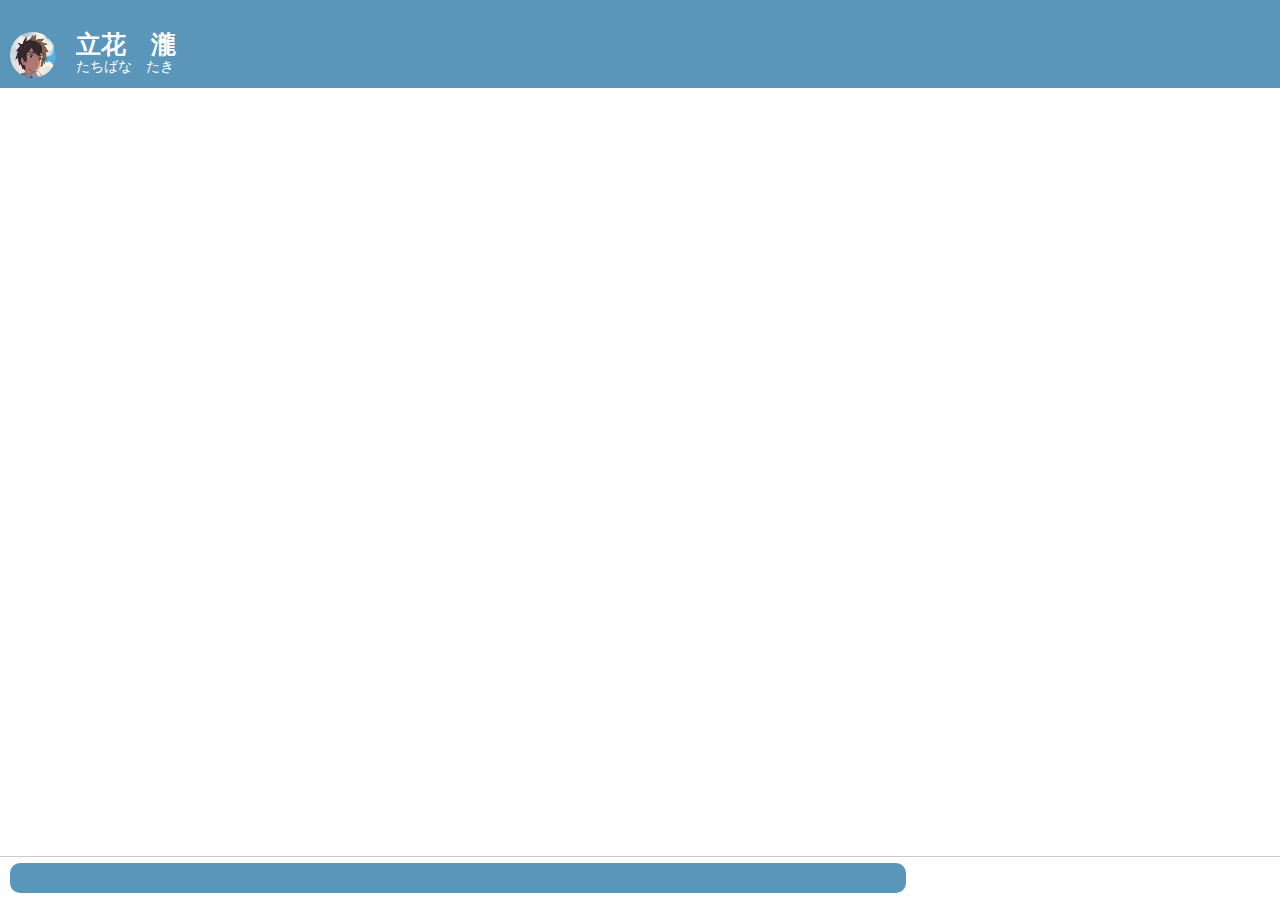
<file: index.html>
<!DOCTYPE html>
<html lang="en">
<head>
	<meta charset="UTF-8">
	<title>Home</title>
	<meta name="viewport" content="width=device-width, initial-scale=1, maximum-scale=1, user-scalable=no">
	<!-- 新 Bootstrap 核心 CSS 文件 -->
	<link rel="stylesheet" href="bootstrap/bootstrap.min.css">
	<!-- jQuery文件。务必在bootstrap.min.js 之前引入 -->
	<script src="lib/jquery.min.js"></script>
	<!-- 最新的 Bootstrap 核心 JavaScript 文件 -->
	<script src="bootstrap/bootstrap.min.js"></script>
	<link rel="stylesheet" type="text/css" href="icon/iconfont.css">
	<!-- 自定义bs -->
	<link rel="stylesheet" type="text/css" href="css/custombs.css">
	<link rel="stylesheet" type="text/css" href="css/animate.min.css">
	<style type="text/css">
		header{
			/*padding for导航栏*/
			padding-top: 22px;
			height: 88px;
			position: fixed;
			width: 100vw;
			background-color: #5A95BA;
			color: #fff;
		}
		header img{
			float: left;
			height: 100%;
			padding: 10px 10px; 
		}
		header .name{
			float: left;
			padding: 10px 10px; 
		}
		header .name span{
			display: block;
		}
		header .name .nickname{
			font-weight: bold;
			font-size: 25px;
			line-height: 25px;
		}
		#main{
			min-height: 100vh;
			box-sizing: border-box;
			padding-top:89px; 
			padding-bottom: 44px;
		}
		#main .item{
			border-bottom: 1px #ccc solid;
			padding: 10px 30px 10px 0;
			margin-left: 30px;
			line-height: 50px;
			font-size: 18px; 
			color: rgb(92,115,136);
		}
		.item > .iconfont{
			font-size: 18px;
			margin-right: 10px;
		}
		.item .total, .total > .iconfont{
			font-size: 10px;
		}
		footer{
			position: fixed;
			width: 100vw;
			height: 44px;
			background-color: #fff;
			border-top: 1px #CACACA solid;
			bottom: 0;
		}
		footer input{
			border: none;
			border-radius: 10px;
			background-color: #5A95BA;
			color: #fff;
			width: 70%;
			vertical-align:middle;
			position: relative;
			margin-left: 10px;
			margin-top: 6px;
			line-height: 28px;
			padding-left: 28px;
		}
		footer .iconfont{
			vertical-align: middle; 
			line-height: 44px;
			font-size: 25px;
			color: #5A95BA;
		}
		footer .icon-search{
			position: absolute;
			color: #fff;
			left: 10px;
		}
		footer .icon-setting{
			position: absolute;
			right: 10px;
		}

		#search-result{
			display: none;
			background-color: rgba(0,0,0,.5);
			position: absolute;
			height: calc(100vh - 44px);
			width: 100vw;
			top: 0;left: 0;
			padding-top: 20px;
			overflow: scroll;
		}
		#search-result .item{
			height: 80px;
			background-color: #fff;
			border-radius: 6px;
			margin-bottom: 10px;
			color: #5A95BA;
		}
		.date-and-week{
			padding-top: 10px;
			height: 60px;
			width: 60px;
			text-align: center;
		}
		.date-and-week .date{
			font-size: 40px;
			line-height: 40px;
			margin-bottom: 0;
		}
		.content{
			padding-top: 14px;
		}
		.content p{
			margin-bottom: 0;
		}
		.content .create_time{
			font-size: 10px;
		}
		.content .description{
			font-size: 10px;
		}
		.state{
			padding-right: 10px;
			padding-top: 14px;
		}
		.state i{
			margin: 0 2px;
		}
		.state p{
			text-align: right;
			font-size: 20px;
		}
		#setting-div{
			height: 60px;
			width: 100vw;
			background-color: #5A95BA;
			position: fixed;
			bottom: 0;
			display: none;
			color: #fff;
			line-height: 60px;
		}
		#setting-div .iconfont{
			text-align: center;
			font-size: 30px;
			width: 32%;
			display: inline-block;
		}
		#setting-mask{
			position: absolute;
			top: 0;
			left: 0;
			height: 100%;
			width: 100vw;
			background-color: rgba(0,0,0,.5);
			display: none;
		}
		/*table居中法*/
		.table {
			 display: table;
			 height:100%;
			 pointer-events:none;/* This makes sure that we can still click outside of the modal to close it */
		}
		.table-cell {
			display: table-cell;
			vertical-align: middle;
			pointer-events:none;
		}
		.modal-content{
			pointer-events: all;
		}
		input[type="radio"]{
		  display: none;
		}
		.checkbox label{
			opacity: .5;
		}
		.checkbox label.checked{
			opacity: 1;
		}
		strong{
			display: inline-block;
			margin-bottom: 5px;
		}
	</style> 
</head>
<body>

<div class="pop-up" id="newfolder">
	<div class="pop-up-box clearfix">
		<div class="checkbox">
			<strong>folder type</strong>
			<label name="diary" class="checked" for="diary"><i class="iconfont icon-book"></i>diary<input type="radio" id="diary" checked="checked" value="diary"></label>
			<label name="list" for="list"><i class="iconfont icon-alert"></i>list<input type="radio" id="list" value="list"></label>
			<label name="address" for="address"><i class="iconfont icon-phone"></i>address book<input type="radio" id="address" value="address"></label>
		</div>
		<div class="form-group">
			<strong>folder name</strong>
			<input type="text" name="folder_name" class="form-control">
		</div>
		<button type="submit" class="btn btn-default pull-right" id="submitNewFolder">Submit</button>
	</div>
</div>

	<div id="setting-mask"></div>
	<div class="app">
		<header>
			<img src="img/avatar.png" alt="avatar" class="img-circle">
			<div class="name">
				<span class="nickname">立花　瀧</span>
				<span class="realname">たちばな　たき</span>
			</div>
		</header>
		<div id="main"></div>
		<div id="search-result" class="container">
			
		</div>
		<footer>
			<input type="text" name="search" id="search" />
			<i class="iconfont icon-search"></i>
			<i class="iconfont icon-setting" id="setting"></i>
		</footer>
	</div>
	<div id="setting-div">
		<i class="iconfont icon-tianjia" id="new" data-toggle="modal" data-poptarget="newfolder"></i>
		<i class="iconfont icon-zhuti" id="theme" onclick="changeTheme()"></i>
		<i class="iconfont icon-about" id="about" onClick="location='about.html'"></i>
	</div>
	<script src="js/common.js"></script>
	<script src="lib/velocity.min.js"></script>
	<script type="text/javascript" src="js/indexeddb.js"></script>
	<script type="text/javascript">
		var data = [
			{type:"phone",count:0 ,icon:"phone",name:"緊急時以外かけちゃダメ"},
			{type:"diary",count:0 ,icon:"book",name:"Diary"},
			{type:"diary",count:0 ,icon:"book",name:"みつはのにっき"},
			{type:"list" ,count:0,icon:"alert",name:"ゼッタイ禁止"},
			{type:"list" ,count:0,icon:"alert",name:"行きたいおみせメモ"}
		];
		if(localStorage.theme === 'mitsuha'){
			$('head').append('<link rel="stylesheet" type="text/css" href="css/mitsuha.home.css"><link rel="stylesheet" type="text/css" href="css/mitsuha.bs.css">');
		}
		$('#new').popUpPop('newfolder');
		getDataAll("menu", process);
		function process(rowdata){
	    	var data = rowdata.data;
	    	var monthDivision;
	    	console.log(data);
	    	for(var i = 0;i<data.length;i++){
	    		console.log(data[i].type + ' ' + data[i].folder_id);
	    		var item = '<div class="item" id="'+ data[i].type+'_'+data[i].folder_id +'"><i class="iconfont icon-'+ data[i].icon +'"></i><span>'+ data[i].name +'</span><span class="total pull-right">'+ data[i].count +'<i class="iconfont icon-xiayige"></i></span></div>';
	    		$("#main").append(item);		    		
	    	}
	    }
	    $('#main').on('click','.item',function(){
	    	var type = $(this).attr('id');
	    	var folder_name = $(this).children('span').first().html();
	    	type = type.split("_");
	    	if (type[0]==='diary') {
	    		location = 'entries.html';
	    	}else if(type[0]==='list'){
	    		location = 'list.html';
	    	}else{
	    		location = 'address.html';
	    	}
	    	localStorage.setItem('folder', type[1]);
	    	localStorage.setItem('folder_name', folder_name);
	    });
	    $('#search').on('input',function(e){ 
	    	var input_content = $(this).val();
		    if(input_content){
		    	$('#search-result').fadeIn();
		    	var items = '';
				searchString($(this).val(),function(data){
					for(var i = 0;i<data.length;i++){
			    		var item = '<div id="'+data[i].id+'" data-toggle="modal" data-target="#myModal" class="item"><div class="date-and-week pull-left"><p class="date">'+data[i].date+'</p><p class="week">'+data[i].day+'</p></div><div class="content pull-left"><p class="create_time">'+data[i].time+'</p><p class="title">'+data[i].title+'</p><p class="description">'+data[i].description+'</p></div><div class="state pull-right"><i class="iconfont icon-qing"></i><i class="iconfont icon-smile-copy"></i><i class="iconfont icon-biaoqian"></i></div></div>';
			    		items+=item;
			    	}
			    	$("#search-result").html(items);
				});
		    }else{
		    	$('#search-result').fadeOut();
		    }
		});  
		$('#setting').click(function(){
			$('#setting-mask').fadeIn();
			$('#setting-div').fadeIn();
		});
		$('#setting-mask').on('touchstart',function(e){
		    e.preventDefault();//禁止滚动
		});
		$('#setting-mask').on('touchend',function(e){
		    $('#setting-mask').fadeOut();
			$('#setting-div').fadeOut();
		});

		function changeTheme() {
			if (localStorage.theme === 'mitsuha') {
				localStorage.setItem('theme','taki');
			}else{
				localStorage.setItem('theme','mitsuha');
			}
			location.reload();
		}

		$(function() {
		  $('label').click(function(){
		    var radioId = $(this).attr('name');
		    $('label').removeAttr('class') && $(this).attr('class', 'checked');
		    $('input[type="radio"]').removeAttr('checked') && $('#' + radioId).attr('checked', 'checked');
		  });
		});

		$('#submitNewFolder').click(function() {
			var type = $('input[type="radio"]:checked').attr('value');
			var name = $('input[name="folder_name"]').val();
			var icon;
			if (type==='diary') {
				icon = 'book';
			}else if (type==='list'){
				icon = 'alert';
			}else{
				icon = 'phone';
			}
			if(name){
				var newdata = {type:type, count:0 ,icon:icon, name:name};
				console.log(newdata);
				addData('menu', newdata, function(){
					alert('添加成功');
					location.reload();
				});
			}else{
				alert('请输入文件夹名');
			}
		});
	</script>
</body>
</html>
</file>
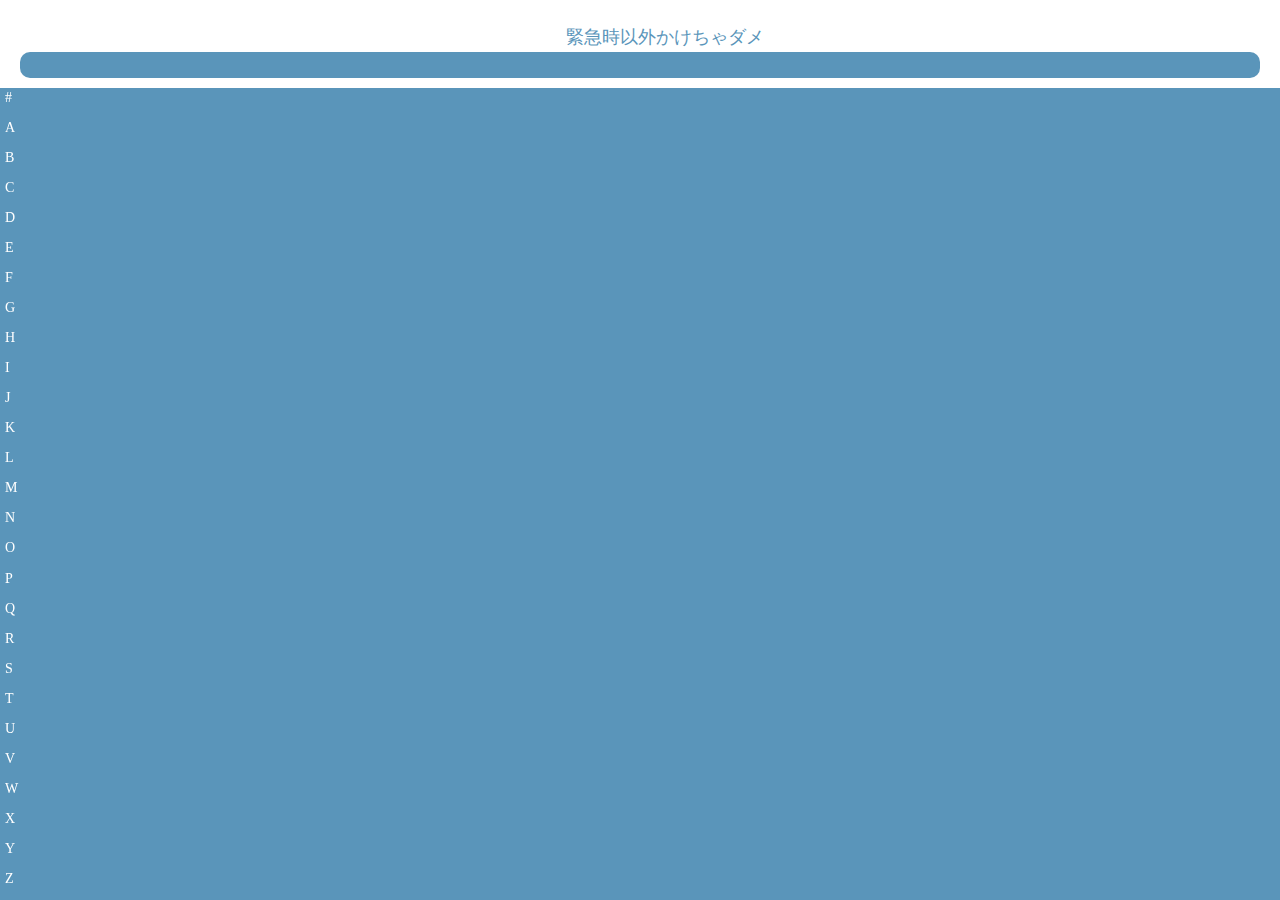
<file: address.html>
<!DOCTYPE html>
<html lang="en">
<head>
	<meta charset="UTF-8">
	<title>address book</title>
	<meta name="viewport" content="width=device-width, initial-scale=1, maximum-scale=1, user-scalable=no">
	<link rel="stylesheet" href="bootstrap/bootstrap.min.css">
	<link rel="stylesheet" type="text/css" href="icon/iconfont.css">
	<link rel="stylesheet" type="text/css" href="css/custombs.css">
	<link rel="stylesheet" type="text/css" href="css/animate.min.css">
	<style>
		header{
			padding-top: 22px;
			height: 88px;
			position: fixed;
			top: 0;
			left: 0;
			width: 100vw;
			color: #5A95BA;
			background-color: #fff;
		}
		header .address-book-name{
			text-align: center;
			line-height: 30px;
			font-size: 18px;
			/*平衡+号的造成的偏移*/
			padding-left: 50px;
		}
		header .search-div{
			position: absolute;
			left: 50%;
			transform: translateX(-50%);
			width: 100%;
			padding: 0 20px;
		}
		.icon-search{
			vertical-align: middle; 
			color: #fff;
			position: absolute;
			left: 25px;
			line-height: 26px;
			z-index: 10;
		}
		#search{
			border: none;
			border-radius: 10px;
			background-color: #5A95BA;
			color: #fff;
			width: 100%;
			vertical-align:middle;
			position: relative;
			line-height: 24px;
			padding-left: 28px;
			margin: 0 auto;
		}
		#add{
			float: right;
			vertical-align: middle; 
			font-size: 20px;
			margin-right: 10px; 
		}
		#main{
			padding-top: 88px;
			overflow: hidden;
			background-color: #5A95BA;
			min-height: 100vh;
		}
		#index{
			position: fixed;
			width: 22px;
			padding-left: 5px;
			height: calc(100vh - 88px);
		}
		#index .alphabet{
			height: 3.7%;
			color: #fff;
		}
		.address-list{
			width: 100vw;
			padding: 10px 30px 10px 52px;
		}
		.address-list .item{
			width: 100%;
			padding: 5px 15px;
			margin: 8px 0;
			background-color: #fff;
			border-radius: 6px;
		}
		.address-list .alphabet-item{
			text-align: center;
			color: #fff;
		}
		.address-list .item .namae{
			font-size: 2em;
		}
		.app{
			display: none;
		}
	</style>
</head>
<body>

<div class="pop-up" id="newaddress">
	<div class="pop-up-box clearfix">
		<div class="form-group">
			<label>name</label>
			<input type="text" name="name" class="form-control">
		</div>
		<div class="form-group">
			<label>index</label>
			<input type="text" name="index" class="form-control" disabled>
		</div>
		<div class="form-group">
			<label>number</label>
			<input type="text" name="number" class="form-control">
		</div>
		<button type="submit" class="btn btn-default pull-right" id="submitNewAddress">Submit</button>
	</div>
</div>

<div class="pop-up" id="addressdetail">
	<div class="pop-up-box clearfix">
		<div class="content">
			<p class="name"></p>
			<p class="number"></p>
		</div>
		<div class="footer">
			<button id="call" class="btn btn-default"  onclick="">call</button>
			<button id="del" class="btn btn-default">delete</button>
		</div>
	</div>
</div>

	<div class="app">
		<header>
			<div class="address-book-name"><span id="title">緊急時以外かけちゃダメ</span><i class="iconfont icon-tianjia" id="add" data-poptarget="newaddress"></i></div>
			
			<div class="search-div">
				<i class="iconfont icon-search"></i>
				<input type="text" name="search" id="search" />
			</div>
		</header>
		<div id="main">
			<div id="index">
				<div class="alphabet">#</div>
				<div class="alphabet">A</div>
				<div class="alphabet">B</div>
				<div class="alphabet">C</div>
				<div class="alphabet">D</div>
				<div class="alphabet">E</div>
				<div class="alphabet">F</div>
				<div class="alphabet">G</div>
				<div class="alphabet">H</div>
				<div class="alphabet">I</div>
				<div class="alphabet">J</div>
				<div class="alphabet">K</div>
				<div class="alphabet">L</div>
				<div class="alphabet">M</div>
				<div class="alphabet">N</div>
				<div class="alphabet">O</div>
				<div class="alphabet">P</div>
				<div class="alphabet">Q</div>
				<div class="alphabet">R</div>
				<div class="alphabet">S</div>
				<div class="alphabet">T</div>
				<div class="alphabet">U</div>
				<div class="alphabet">V</div>
				<div class="alphabet">W</div>
				<div class="alphabet">X</div>
				<div class="alphabet">Y</div>
				<div class="alphabet">Z</div>
			</div>
			<div class="address-list">
			</div>
		</div>
	</div>
	<script src="lib/jquery.min.js"></script>
	<script src="js/common.js"></script>
	<script src="lib/velocity.min.js"></script>
	<script src="bootstrap/bootstrap.min.js"></script>
	<script src="js/indexeddb.js"></script>
	<script src="lib/alloy_finger.js"></script>
	<script>
		$(".app").fadeIn('slow');
		if(localStorage.theme === 'mitsuha'){
			$('head').append('<link rel="stylesheet" type="text/css" href="css/mitsuha.address.css"><link rel="stylesheet" type="text/css" href="css/mitsuha.bs.css">');
		}
		$('#title').html(localStorage.folder_name);
		$('#add').popUpPop('newaddress');
		var folder = Number(localStorage.getItem("folder"));
		getAddress(folder, process);
		function process(rowdata){
	    	var data = rowdata.data;
	    	var alphabetDivision;
	    	var all_item = '';
	    	console.log(data);
	    	for(var i = 0;i<data.length;i++){
	    		alphabetDivision = data[i].alphabetical_order;
	    		if(alphabetDivision==='#'){alphabetDivisionId = 'hash';}
	    		else{alphabetDivisionId = alphabetDivision.toLowerCase();}
	    		if(data[i-1]){
	    			if (data[i].alphabetical_order!==data[i-1].alphabetical_order) {
		    			all_item+= '<div class="alphabet-item" id="'+ alphabetDivisionId +'">'+alphabetDivision+'</div>';
		    		}
	    		}else{
		    		all_item+= '<div class="alphabet-item" id="'+ alphabetDivisionId +'">'+alphabetDivision+'</div>';
	    		}
	    		var item = '<div class="item clearfix" data-poptarget="addressdetail" data-aid="'+ data[i].address_id +'"><div class="namae">'+ data[i].name +'</div><div class="number pull-right">'+ data[i].number +'</div></div>';
	    		all_item+=item;
	    	}
	    	$(".address-list").html(all_item);
			$('.item').popUpPop('addressdetail');
	    }
	    $('.address-list').on('click','.item',function(){
	    	var name = this.children[0].innerHTML;
	    	var number =  this.children[1].innerHTML;
	    	$('#addressdetail').find('.name').html(name);
	    	$('#addressdetail').find('.number').html(number);
			$('#del').data('aid', $(this).data('aid'));
	    	$('#call').attr('onclick', 'location.href = \'tel:'+ number +'\'');
	    });
	    $('#search').on('input',function(e){ 
	    	var input_content = e.target.value;
		    if(input_content){
		    	var items = '';
				searchAddress(folder, e.target.value,function(data){
					for(var i = 0;i<data.length;i++){
			    		var item = '<div class="item clearfix" data-poptarget="addressdetail" data-aid="'+ data[i].address_id +'"><div class="namae">'+ data[i].name +'</div><div class="number pull-right">'+ data[i].number +'</div></div>';
			    		items+=item;
			    	}
			    	$(".address-list").html(items);
					$('.item').popUpPop();
				});
		    }else{
		    	getAddress(folder, process);
		    }
		});  
		var el = document.getElementById('index');
		var el_event = new AlloyFinger(el, {
		    touchMove: function (e) {
		    	e.preventDefault();//禁止滚动
		    	var Y = e.changedTouches[0].clientY - 88;
		    	var cell = $(this).height()/27;
		    	if (Y<cell) {scroll('hash');}
		    	else if(Y<cell*2){scroll('a');}
		    	else if(Y<cell*3){scroll('b');}
		    	else if(Y<cell*4){scroll('c');}
		    	else if(Y<cell*5){scroll('d');}
		    	else if(Y<cell*6){scroll('e');}
		    	else if(Y<cell*7){scroll('f');}
		    	else if(Y<cell*8){scroll('g');}
		    	else if(Y<cell*9){scroll('h');}
		    	else if(Y<cell*10){scroll('i');}
		    	else if(Y<cell*11){scroll('j');}
		    	else if(Y<cell*12){scroll('k');}
		    	else if(Y<cell*13){scroll('l');}
		    	else if(Y<cell*14){scroll('m');}
		    	else if(Y<cell*15){scroll('n');}
		    	else if(Y<cell*16){scroll('o');}
		    	else if(Y<cell*17){scroll('p');}
		    	else if(Y<cell*18){scroll('q');}
		    	else if(Y<cell*19){scroll('r');}
		    	else if(Y<cell*20){scroll('s');}
		    	else if(Y<cell*21){scroll('t');}
		    	else if(Y<cell*22){scroll('u');}
		    	else if(Y<cell*23){scroll('v');}
		    	else if(Y<cell*24){scroll('w');}
		    	else if(Y<cell*25){scroll('x');}
		    	else if(Y<cell*26){scroll('y');}
		    	else if(Y<cell*27){scroll('z');}
		    }
		});
		function scroll(x){
			if(document.getElementById(x)){
				$("html,body").animate({scrollTop:$("#"+x).offset().top-88},10);
			}else{return;}
		}
		var initial_alphabet;
		var reg = /[A-Za-z]/;
		$('input[name="name"]').on('input',function(e){
			if(e.target.value){
				// console.log(e.target.value);
				if(!initial_alphabet){//initial_alphabet没有内容时，为其赋值
					var SBCvalue = toSBC(e.target.value);//转半角
					console.log(SBCvalue);
					if(reg.test(SBCvalue)){//如果是字母
						initial_alphabet = SBCvalue;
						$('input[name="index"]').val(initial_alphabet.toUpperCase());
					}else{//不是字母，把index设定为#
						initial_alphabet = '#';
						$('input[name="index"]').val('#');
					}
				}
			}else{//如果没有内容，initial_alphabet为空，并重新检测第一个输入的值
				initial_alphabet = '';
				$('input[name="index"]').val('');
			}
		});
		function toSBC(str){//全角转半角
		    var result = "";
		    var len = str.length;
		    for(var i=0;i<len;i++)
		    {
		        var cCode = str.charCodeAt(i);
		        //全角与半角相差（除空格外）：65248（十进制）
		        cCode = (cCode>=0xFF01 && cCode<=0xFF5E)?(cCode - 65248) : cCode;
		        //处理空格
		        cCode = (cCode==0x03000)?0x0020:cCode;
		        result += String.fromCharCode(cCode);
		    }
		    return result;
		}
		$('#submitNewAddress').click(function() {
			var index = $('input[name="index"]').val() || '#';
			var name = $('input[name="name"]').val();
			var number = $('input[name="number"]').val();
			if(index && name && number){
				var timestamp = new Date().getTime();
				var newdata = {address_id:'aid'+timestamp,name:name,number:Number(number),alphabetical_order:index,folder:Number(folder)};
				addData('address', newdata, function(){
					alert('添加成功');
				});
				plus(folder);
				setTimeout("location.reload()",500);
			}
		});
		$('#del').click(function(event) {
			var id = $(this).data('aid');
        	deleteData('address', id, function(){
        		alert('deleted');
        		setTimeout("location.reload()",500);
        	});
        	minus(folder);
		});
	</script>
</body>
</html>
</file>
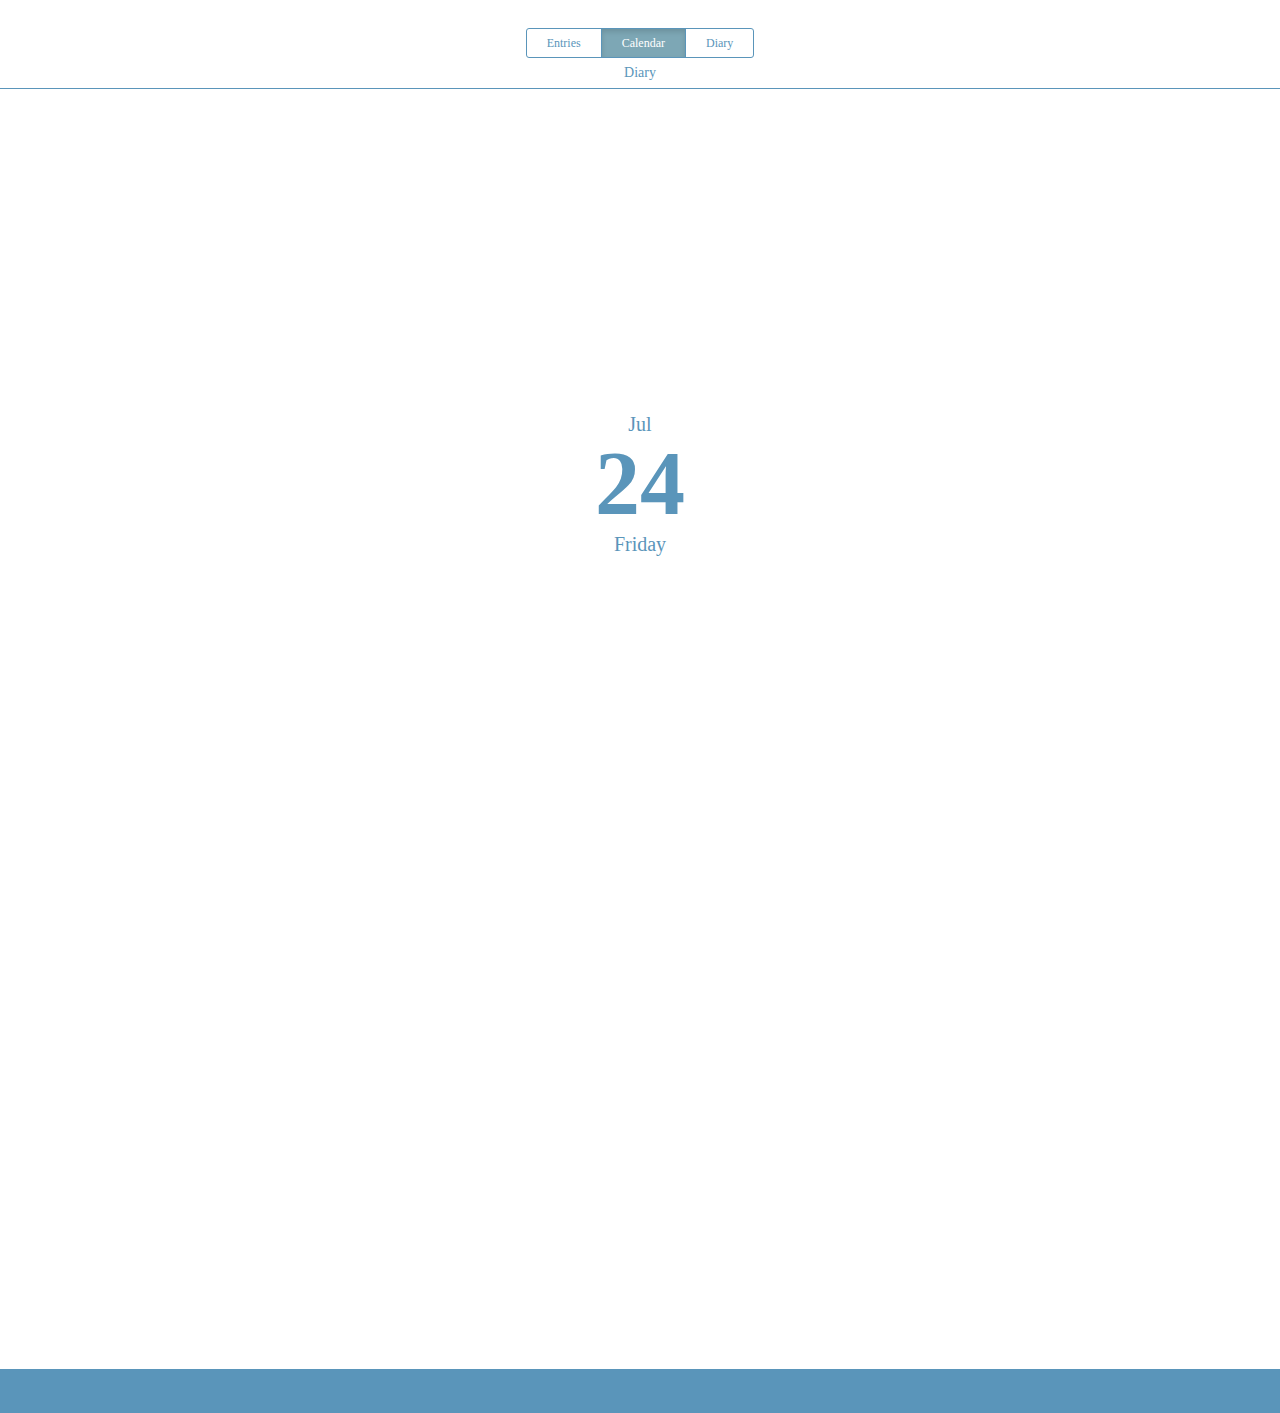
<file: Calendar.html>
<!DOCTYPE html>
<html lang="en">
<head>
	<meta charset="UTF-8">
	<title>Calendar</title>
	<meta name="viewport" content="width=device-width, initial-scale=1, maximum-scale=1, user-scalable=no">
	<!-- 新 Bootstrap 核心 CSS 文件 -->
	<link rel="stylesheet" href="bootstrap/bootstrap.min.css">
	<!-- jQuery文件。务必在bootstrap.min.js 之前引入 -->
	<script src="lib/jquery.min.js"></script>
	<!-- 最新的 Bootstrap 核心 JavaScript 文件 -->
	<script src="bootstrap/bootstrap.min.js"></script>
	<!-- 自定义bs -->
	<link rel="stylesheet" type="text/css" href="css/custombs.css">
	<link rel="stylesheet" type="text/css" href="css/animate.min.css">
	<style type="text/css">
		*{
			font-family: "微软雅黑";
		}
		header{
			/*padding for导航栏*/
			padding-top: 28px;
			border-bottom: 1px solid #5A95BA;
			position: fixed;
			width: 100vw;
			background-color: #fff;
		}
		#logo{
			color: #5A95BA;
			margin: 5px auto;
		}
		/*以上公用 以下本文件专用*/
		#main{
			min-height: 100vh;
			box-sizing: border-box;
			padding-top:89px; 
			padding-bottom: 44px;
		}
		.app{
			background-color: #5A95BA;
			overflow: hidden;
		}
		.center {
		  width: 50%;
		  height: 50%;
		  overflow: auto;
		  margin: auto;
		  position: absolute;
		  top: 0; left: 0; bottom: 0; right: 0;
		}
		#main .show-date{
			height: 100vw;
			width: 100vw;
			background-color: #FFF;
			color: #5A95BA;
			text-align: center;
			padding: 20px 0;
			position: relative;
		}
		#main .show-date .date{
			font-size: 90px;
			line-height: 90px;
			font-weight: bold;
		}
		#main .show-date .month,#main .show-date .day{
			font-size: 20px;
			line-height: 30px;
		}
		.app{
			display: none;
		}
		/*animate.css duration*/
		.center {
		  	animation-duration: .5s;
		}
	</style>
</head>
<body>
	<div class="app">
		<header>
			<div class="text-center">
				<div class="btn-group btn-group-sm">
					<button type="button" class="btn btn-default" onClick="location='Entries.html'">Entries</button>
					<button type="button" class="btn btn-default active">Calendar</button>
					<button type="button" class="btn btn-default" onClick="location='Diary.html'">Diary</button>
				</div>
			</div>
			<p id="logo" class="center-block">Diary</p>
		</header>
		<div id="main">
			<div class="show-date" id="card">
			<div class="center">
				<div class="month"></div>
				<div class="date"></div>
				<div class="day"></div>
			</div>
				
			</div>
		</div>
	</div>
	<script type="text/javascript" src="js/common.js"></script>
	<script type="text/javascript" src="lib/alloy_finger.js"></script>
	<script type="text/javascript">
		$(".app").fadeIn('slow');
		// animate.css 拓展
		$.fn.extend({
		    animateCss: function (animationName, fn) {
		        var animationEnd = 'webkitAnimationEnd mozAnimationEnd MSAnimationEnd oanimationend animationend';
		        this.addClass('animated ' + animationName).one(animationEnd, function() {
		            $(this).removeClass('animated ' + animationName);
		            if(fn)fn();
		        });
		    }
		});
		var thisday2card = function(day){
			var d = day;
			var monthEnglish = ['Jan','Feb','Mar','Apr','May','Jun','Jul','Aug','Sep','Oct','Nov','Dec'];
			var dayEnglish = ["Sunday","Monday","Tuesday","Wednesday","Thursday","Friday","Saturday"];
			var month = d.getMonth();
			var date = d.getDate();
			var day = d.getDay();
			$('.month').html(monthEnglish[month]);
			$('.date').html(date);
			$('.day').html(dayEnglish[day]);
		}
		thisday2card(new Date());
		var card = document.getElementById("card"),
		today = new Date(),
		thisday = today;
		new AlloyFinger(card, {
            touchStart:function(evt) {
                console.log('touch start');
            },
            swipe:function(evt){
                if(evt.direction==="Left"){
                    thisday = new Date(thisday.getTime()+1000*60*60*24);
                    $('.center').animateCss('fadeOutLeft',function(){
                    	thisday2card(thisday);
                    	$('.center').animateCss('fadeInRight');
                    });
                }else if(evt.direction==="Right"){
                	thisday = new Date(thisday.getTime()-1000*60*60*24);
                	$('.center').animateCss('fadeOutRight',function(){
                    	thisday2card(thisday);
                    	$('.center').animateCss('fadeInLeft');
                    });
                }
            }
        });
	</script>
</body>
</html>
</file>
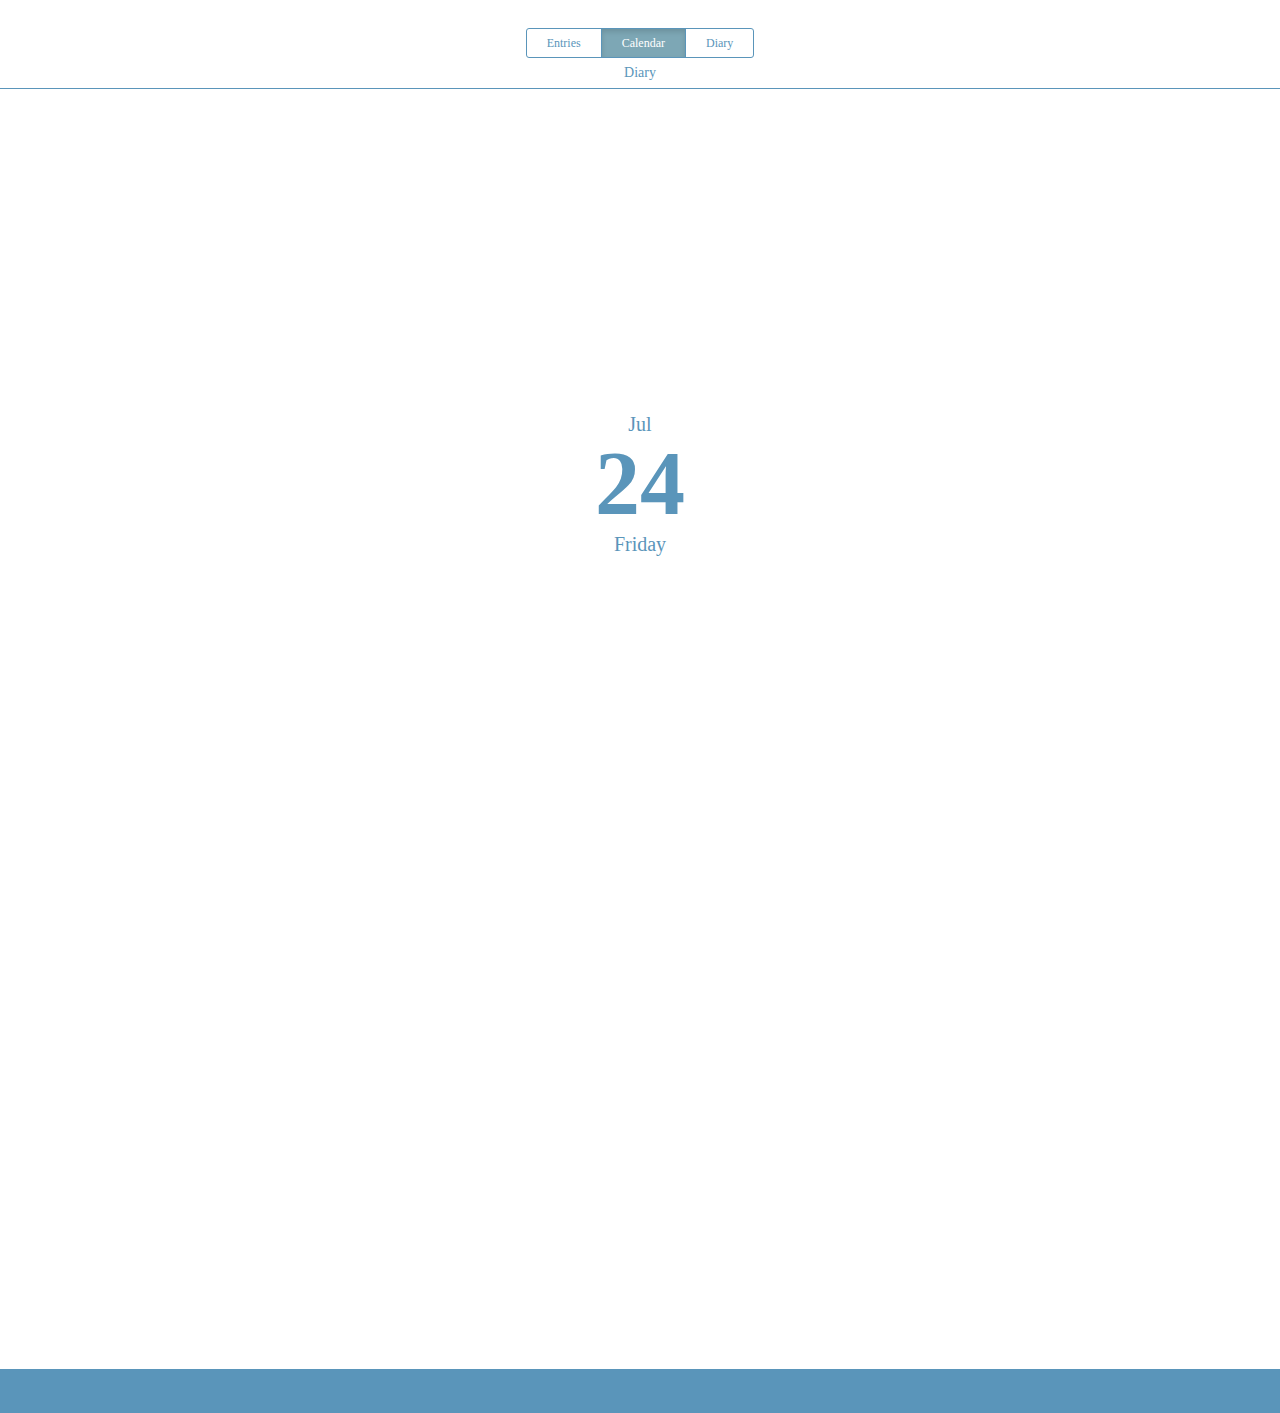
<file: calendar.html>
<!DOCTYPE html>
<html lang="en">
<head>
	<meta charset="UTF-8">
	<title>Calendar</title>
	<meta name="viewport" content="width=device-width, initial-scale=1, maximum-scale=1, user-scalable=no">
	<!-- 新 Bootstrap 核心 CSS 文件 -->
	<link rel="stylesheet" href="bootstrap/bootstrap.min.css">
	<!-- jQuery文件。务必在bootstrap.min.js 之前引入 -->
	<script src="lib/jquery.min.js"></script>
	<!-- 最新的 Bootstrap 核心 JavaScript 文件 -->
	<script src="bootstrap/bootstrap.min.js"></script>
	<!-- 自定义bs -->
	<link rel="stylesheet" type="text/css" href="css/custombs.css">
	<link rel="stylesheet" type="text/css" href="css/animate.min.css">
	<style type="text/css">
		*{
			font-family: "微软雅黑";
		}
		header{
			/*padding for导航栏*/
			padding-top: 28px;
			position: fixed;
			width: 100vw;
			background-color: #fff;
		}
		#logo{
			color: #5A95BA;
			margin: 5px auto;
		}
		/*以上公用 以下本文件专用*/
		#main{
			min-height: 100vh;
			box-sizing: border-box;
			padding-top:88px; 
			padding-bottom: 44px;
			border-top: 1px solid #5A95BA;
		}
		.app{
			background-color: #5A95BA;
			overflow: hidden;
		}
		.center {
			width: 50%;
			height: 50%;
			overflow: auto;
			margin: auto;
			position: absolute;
			top: 0; left: 0; bottom: 0; right: 0;
		}
		#main .show-date{
			height: 100vw;
			width: 100vw;
			background-color: #FFF;
			color: #5A95BA;
			text-align: center;
			padding: 20px 0;
			position: relative;
		}
		#main .show-date .date{
			font-size: 90px;
			line-height: 90px;
			font-weight: bold;
		}
		#main .show-date .month,#main .show-date .day{
			font-size: 20px;
			line-height: 30px;
		}
		.app{
			display: none;
		}
		/*animate.css duration*/
		.center {
		  	animation-duration: .5s;
		}
	</style>
</head>
<body>
	<div class="app">
		<header>
			<div class="text-center">
				<div class="btn-group btn-group-sm">
					<button type="button" class="btn btn-default" onClick="location.replace('entries.html')">Entries</button>
					<button type="button" class="btn btn-default active">Calendar</button>
					<button type="button" class="btn btn-default" onClick="location.replace('diary.html')">Diary</button>
				</div>
			</div>
			<p id="logo" class="center-block">Diary</p>
		</header>
		<div id="main">
			<div class="show-date" id="card">
			<div class="center">
				<div class="month"></div>
				<div class="date"></div>
				<div class="day"></div>
			</div>
				
			</div>
		</div>
	</div>
	<script type="text/javascript" src="js/common.js"></script>
	<script type="text/javascript" src="lib/alloy_finger.js"></script>
	<script type="text/javascript">
		$(".app").fadeIn('slow');
		if(localStorage.theme === 'mitsuha'){
			$('head').append('<link rel="stylesheet" type="text/css" href="css/mitsuha.calendar.css"><link rel="stylesheet" type="text/css" href="css/mitsuha.bs.css">');
		}
		// animate.css 拓展
		$.fn.extend({
		    animateCss: function (animationName, fn) {
		        var animationEnd = 'webkitAnimationEnd mozAnimationEnd MSAnimationEnd oanimationend animationend';
		        this.addClass('animated ' + animationName).one(animationEnd, function() {
		            $(this).removeClass('animated ' + animationName);
		            if(fn)fn();
		        });
		    }
		});
		var thisday2card = function(day){
			var d = day;
			var monthEnglish = ['Jan','Feb','Mar','Apr','May','Jun','Jul','Aug','Sep','Oct','Nov','Dec'];
			var dayEnglish = ["Sunday","Monday","Tuesday","Wednesday","Thursday","Friday","Saturday"];
			var month = d.getMonth();
			var date = d.getDate();
			var day = d.getDay();
			$('.month').html(monthEnglish[month]);
			$('.date').html(date);
			$('.day').html(dayEnglish[day]);
		}
		thisday2card(new Date());
		var card = document.getElementById("card"),
		today = new Date(),
		thisday = today;
		new AlloyFinger(card, {
            touchStart:function(evt) {
                console.log('touch start');
            },
            swipe:function(evt){
                if(evt.direction==="Left"){
                    thisday = new Date(thisday.getTime()+1000*60*60*24);
                    $('.center').animateCss('fadeOutLeft',function(){
                    	thisday2card(thisday);
                    	$('.center').animateCss('fadeInRight');
                    });
                }else if(evt.direction==="Right"){
                	thisday = new Date(thisday.getTime()-1000*60*60*24);
                	$('.center').animateCss('fadeOutRight',function(){
                    	thisday2card(thisday);
                    	$('.center').animateCss('fadeInLeft');
                    });
                }
            }
        });
	</script>
</body>
</html>
</file>
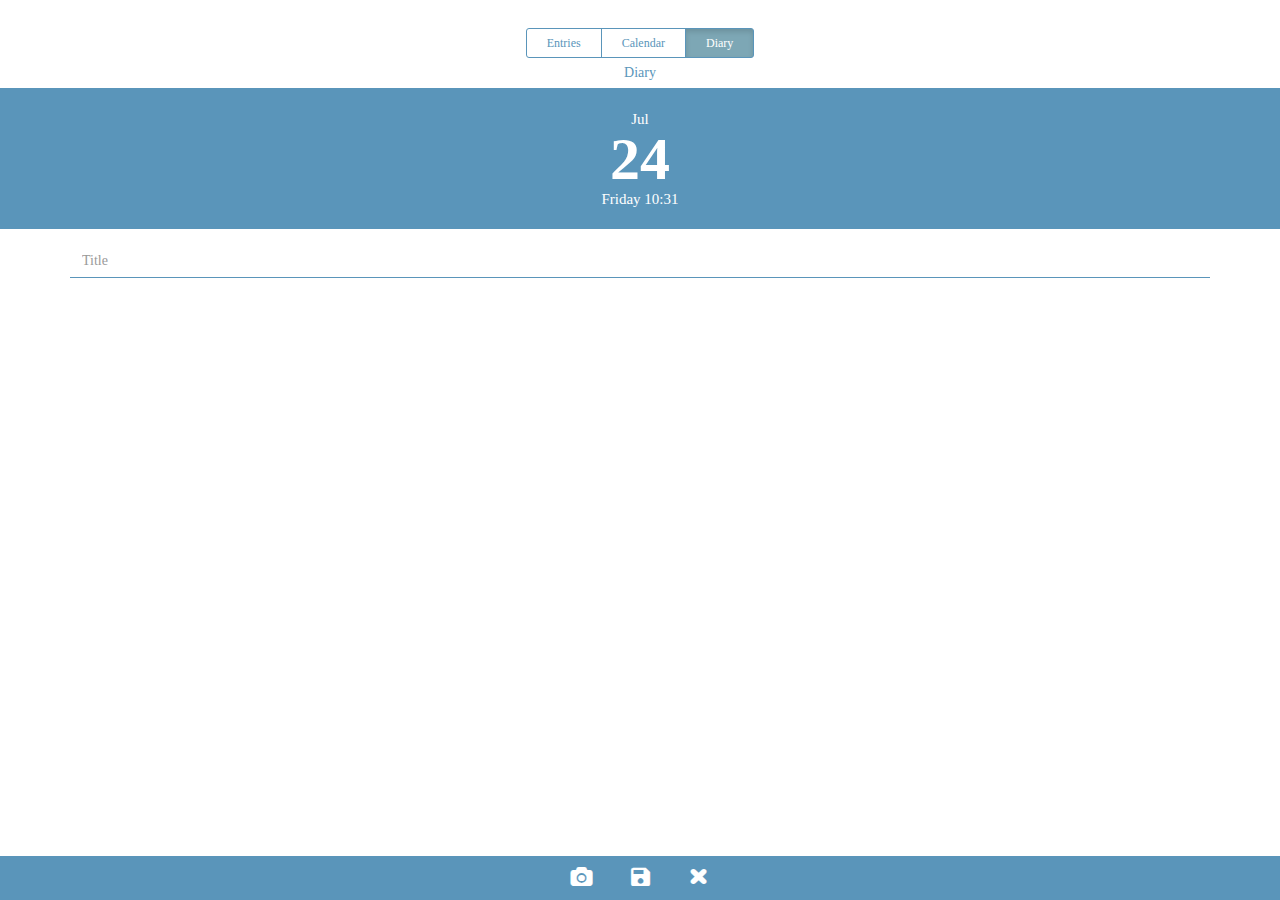
<file: Diary.html>
<!DOCTYPE html>
<html lang="en">
<head>
	<meta charset="UTF-8">
	<title>Diary</title>
	<meta name="viewport" content="width=device-width, initial-scale=1, maximum-scale=1, user-scalable=no">
	<!-- 新 Bootstrap 核心 CSS 文件 -->
	<link rel="stylesheet" href="bootstrap/bootstrap.min.css">
	<!-- jQuery文件。务必在bootstrap.min.js 之前引入 -->
	<script src="lib/jquery.min.js"></script>
	<!-- 最新的 Bootstrap 核心 JavaScript 文件 -->
	<script src="bootstrap/bootstrap.min.js"></script>
	<link rel="stylesheet" type="text/css" href="icon/iconfont.css">
	<!-- 自定义bs -->
	<link rel="stylesheet" type="text/css" href="css/custombs.css">
	<style type="text/css">
		*{
			font-family: "微软雅黑";
		}
		header{
			/*padding for导航栏*/
			padding-top: 28px;
			border-bottom: 1px solid #5A95BA;
			position: fixed;
			width: 100vw;
			background-color: #fff;
		}
		#logo{
			color: #5A95BA;
			margin: 5px auto;
		}
		/*以上公用 以下本文件专用*/
		#main{
			min-height: 100vh;
			box-sizing: border-box;
			padding-top:89px; 
			padding-bottom: 44px;
		}
		/*padding = 140 - 60 - 20 * 2*/
		#main .show-date{
			height: 140px;
			width: 100vw;
			background-color: #5A95BA;
			color: #FFF;
			text-align: center;
			padding: 20px 0;
		}
		#main .show-date .date{
			font-size: 60px;
			line-height: 60px;
			font-weight: bold;
		}
		#main .show-date .month,#main .show-date .time{
			font-size: 15px;
			line-height: 20px;
		}
		#main .input-div .diary-content,#main .input-div .diary-title{
			margin-top: 15px;
			border: none;
			outline: none;
			box-shadow: none;
			border-radius: 0;
		}
		#main .input-div .diary-title{
			border-bottom: 1px  #5A95BA solid;
		}
		/*height = 100vh - 89px - 140px - 44px */
		/*全屏高-头部-日期div-footer-title输入框*/
		#diary-content{
			height:calc(100vh - 89px - 140px - 44px - 75px);
			overflow-y: scroll;
			
		}
		footer{
			position: fixed;
			width: 100vw;
			height: 44px;
			background-color: #5A95BA;
			bottom: 0;
			text-align: center;
		}
		footer nav .iconfont{
			color: #FFF;
			line-height: 44px;
			padding: 0 15px;
			font-size: 25px;
		}
		.app{
			display: none;
		}
	</style>
</head>
<body>
	<div class="app">
		<header>
			<div class="text-center">
				<div class="btn-group btn-group-sm">
					<button type="button" class="btn btn-default" onClick="location='Entries.html'">Entries</button>
					<button type="button" class="btn btn-default" onClick="location='Calendar.html'">Calendar</button>
					<button type="button" class="btn btn-default active">Diary</button>
				</div>
			</div>
			<p id="logo" class="center-block">Diary</p>
		</header>
		<div id="main">
			<div class="show-date">
				<div class="month"></div>
				<div class="date"></div>
				<div class="time"></div>
			</div>
			<div class="input-div container">
				<input type="text" class="form-control diary-title" placeholder="Title">
				<div contenteditable="true" class="form-control diary-content" id="diary-content" placeholder="Content"></div>
			</div>
		</div>
		<footer>
			<nav>
				<i class="iconfont icon-camera"></i>
				<i class="iconfont icon-save" onclick="save()"></i>
				<i class="iconfont icon-cancel" onclick="appendPic()"></i>
			</nav>
		</footer>
	</div>
	<script type="text/javascript" src="js/common.js"></script>
	<script type="text/javascript" src="js/indexeddb.js"></script>
	<script type="text/javascript">
		$(".app").fadeIn('slow');
		var d = new Date();
		var monthEnglish = ["January","February","March","April","May","June","July","August","September","October","November","December"];
		var monthEng = ['Jan','Feb','Mar','Apr','May','Jun','Jul','Aug','Sep','Oct','Nov','Dec'];
		var dayEnglish = ["Sunday","Monday","Tuesday","Wednesday","Thursday","Friday","Saturday"];
		var dayEng = ["Sun","Mon","Tue","Wed","Thu","Fri","Sat"];
		var year = d.getFullYear();
		var month = d.getMonth();
		var date = d.getDate();
		var day = d.getDay();
		var time = d.getHours() + ':' + d.getMinutes();
		var folder = localStorage.getItem("folder")||'';
		$('.month').html(monthEng[month]);
		$('.date').html(date);
		$('.time').html(dayEnglish[day]+' '+time);

		function save(){
			var title = $(".diary-title").val()||'No Title';
			//var content = document.getElementById("diary-content").value.replace(/\r/ig, "<br/>").replace(/\n/ig, "<br/>");//用jquery的.val()不能识别回车
			var content = $("#diary-content").html();
			var getFirstSentence = content.split("<");
			var hm = $('.show-date .time .hm').html();//for hour Minute
			var timestamp = new Date().getTime();
			var create_date = getNowFormatDate();
			var data = {id:"id"+timestamp,create_date:create_date,content:content,title:title,folder:folder,date:date,day:dayEng[day],time:time,month:monthEnglish[month],monthNum:month+1,type:"diary",description: getFirstSentence[0]};
			console.log(data);
			addData("diary",data);
			plus("menu", Number(folder));
		}

		function getNowFormatDate() {
		    var date = new Date();
		    var seperator1 = "-";
		    var seperator2 = ":";
		    var month = date.getMonth() + 1;
		    var strDate = date.getDate();
		    if (month >= 1 && month <= 9) {
		        month = "0" + month;
		    }
		    if (strDate >= 0 && strDate <= 9) {
		        strDate = "0" + strDate;
		    }
		    var currentdate = date.getFullYear() + seperator1 + month + seperator1 + strDate
		            + " " + date.getHours() + seperator2 + date.getMinutes()
		            + seperator2 + date.getSeconds();
		    return currentdate;
		}

		function appendPic(){
			$("#diary-content").append('<img src="avatar.png" alt="avatar" class="img-circle" style="width:100%">');
		}
	</script>
</body>
</html>
</file>
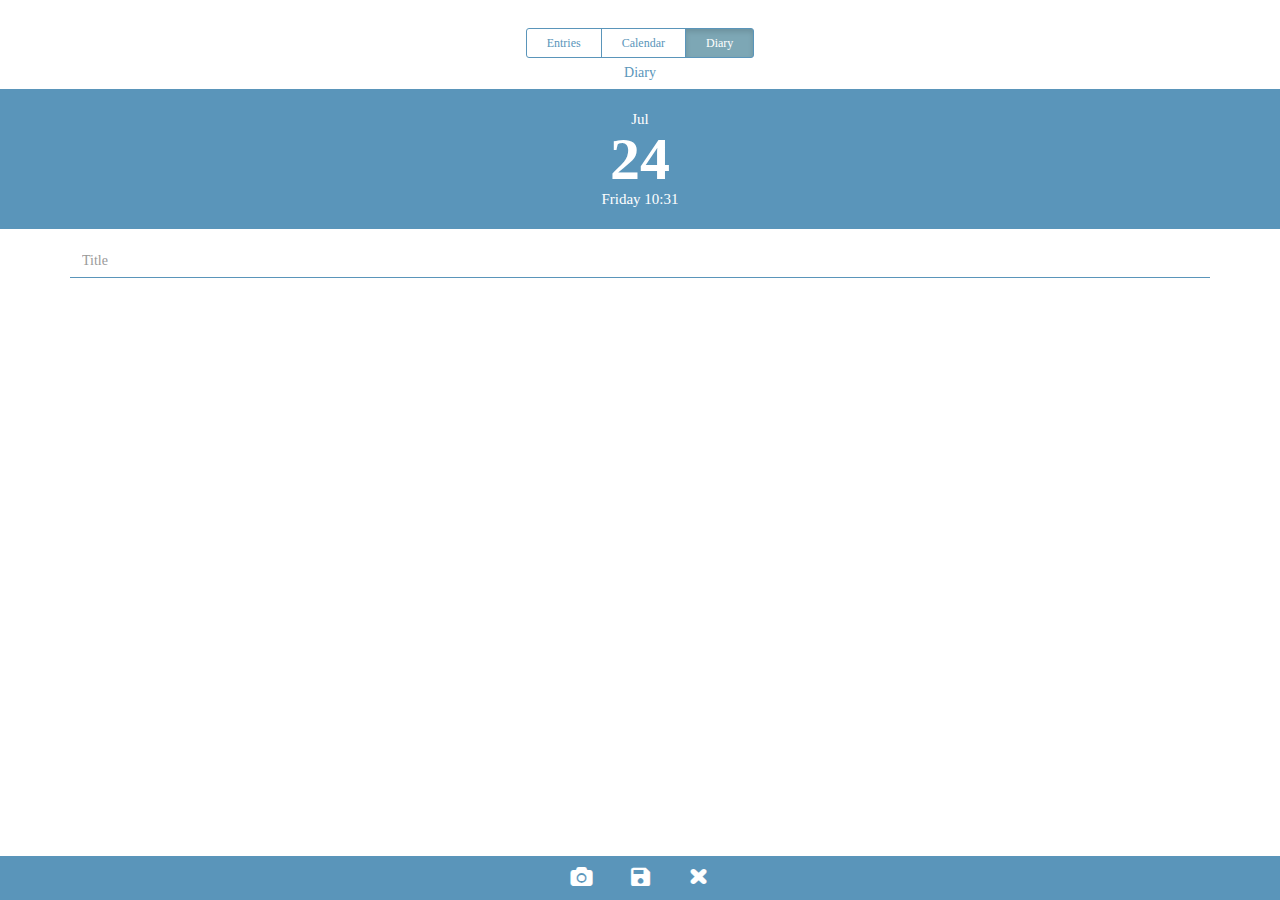
<file: diary.html>
<!DOCTYPE html>
<html lang="en">
<head>
	<meta charset="UTF-8">
	<title>Diary</title>
	<meta name="viewport" content="width=device-width, initial-scale=1, maximum-scale=1, user-scalable=no">
	<!-- 新 Bootstrap 核心 CSS 文件 -->
	<link rel="stylesheet" href="bootstrap/bootstrap.min.css">
	<!-- jQuery文件。务必在bootstrap.min.js 之前引入 -->
	<script src="lib/jquery.min.js"></script>
	<!-- 最新的 Bootstrap 核心 JavaScript 文件 -->
	<script src="bootstrap/bootstrap.min.js"></script>
	<link rel="stylesheet" type="text/css" href="icon/iconfont.css">
	<!-- 自定义bs -->
	<link rel="stylesheet" type="text/css" href="css/custombs.css">
	<style type="text/css">
		*{
			font-family: "微软雅黑";
		}
		header{
			/*padding for导航栏*/
			padding-top: 28px;
			position: fixed;
			width: 100vw;
			background-color: #fff;
		}
		#logo{
			color: #5A95BA;
			margin: 5px auto;
		}
		/*以上公用 以下本文件专用*/
		#main{
			min-height: 100vh;
			box-sizing: border-box;
			padding-top:89px; 
			padding-bottom: 44px;
		}
		/*padding = 140 - 60 - 20 * 2*/
		#main .show-date{
			height: 140px;
			width: 100vw;
			background-color: #5A95BA;
			color: #FFF;
			text-align: center;
			padding: 20px 0;
		}
		#main .show-date .date{
			font-size: 60px;
			line-height: 60px;
			font-weight: bold;
		}
		#main .show-date .month,#main .show-date .time{
			font-size: 15px;
			line-height: 20px;
		}
		#main .input-div .diary-content,#main .input-div .diary-title{
			margin-top: 15px;
			border: none;
			outline: none;
			box-shadow: none;
			border-radius: 0;
		}
		#main .input-div .diary-title{
			border-bottom: 1px  #5A95BA solid;
		}
		/*height = 100vh - 89px - 140px - 44px */
		/*全屏高-头部-日期div-footer-title输入框*/
		#diary-content{
			height:calc(100vh - 89px - 140px - 44px - 75px);
			overflow-y: scroll;
			
		}
		footer{
			position: fixed;
			width: 100vw;
			height: 44px;
			background-color: #5A95BA;
			bottom: 0;
			text-align: center;
		}
		footer nav .iconfont{
			color: #FFF;
			line-height: 44px;
			padding: 0 15px;
			font-size: 25px;
		}
		.app{
			display: none;
		}
	</style>
</head>
<body>
	<div class="app">
		<header>
			<div class="text-center">
				<div class="btn-group btn-group-sm">
					<button type="button" class="btn btn-default" onClick="location.replace('entries.html')">Entries</button>
					<button type="button" class="btn btn-default" onClick="location.replace('calendar.html')">Calendar</button>
					<button type="button" class="btn btn-default active">Diary</button>
				</div>
			</div>
			<p id="logo" class="center-block">Diary</p>
		</header>
		<div id="main">
			<div class="show-date">
				<div class="month"></div>
				<div class="date"></div>
				<div class="time"></div>
			</div>
			<div class="input-div container">
				<input type="text" class="form-control diary-title" placeholder="Title">
				<div contenteditable="true" class="form-control diary-content" id="diary-content" placeholder="Content"></div>
			</div>
		</div>
		<footer>
			<nav>
				<i class="iconfont icon-camera"></i>
				<i class="iconfont icon-save" onclick="save()"></i>
				<i class="iconfont icon-cancel"></i>
			</nav>
		</footer>
	</div>
	<script type="text/javascript" src="js/common.js"></script>
	<script type="text/javascript" src="js/indexeddb.js"></script>
	<script type="text/javascript">
		$(".app").fadeIn('slow');
		if(localStorage.theme === 'mitsuha'){
			$('head').append('<link rel="stylesheet" type="text/css" href="css/mitsuha.diary.css"><link rel="stylesheet" type="text/css" href="css/mitsuha.bs.css">');
		}
		var d = new Date();
		var monthEnglish = ["January","February","March","April","May","June","July","August","September","October","November","December"];
		var monthEng = ['Jan','Feb','Mar','Apr','May','Jun','Jul','Aug','Sep','Oct','Nov','Dec'];
		var dayEnglish = ["Sunday","Monday","Tuesday","Wednesday","Thursday","Friday","Saturday"];
		var dayEng = ["Sun","Mon","Tue","Wed","Thu","Fri","Sat"];
		var year = d.getFullYear();
		var month = d.getMonth();
		var date = d.getDate();
		var day = d.getDay();
		var time = d.getHours() + ':' + d.getMinutes();
		var folder = localStorage.getItem("folder")||'';
		$('.month').html(monthEng[month]);
		$('.date').html(date);
		$('.time').html(dayEnglish[day]+' '+time);

		function save(){
			var title = $(".diary-title").val()||'No Title';
			//var content = document.getElementById("diary-content").value.replace(/\r/ig, "<br/>").replace(/\n/ig, "<br/>");//用jquery的.val()不能识别回车
			var content = $("#diary-content").html();
			if(content){
				var getFirstSentence = content.split("<");
				var hm = $('.show-date .time .hm').html();//for hour Minute
				var timestamp = new Date().getTime();
				var create_date = getNowFormatDate();
				var data = {diary_id:"did"+timestamp,create_date:create_date,content:content,title:title,folder:folder,date:date,day:dayEng[day],time:time,month:monthEnglish[month],monthNum:month+1,type:"diary",description: getFirstSentence[0]};
				console.log(data);
				addData("diary",data);
				plus(folder);
				setTimeout("location='entries.html'",500);
			}else{
				alert("~content empty~");
			}
		}

		function getNowFormatDate() {
		    var date = new Date();
		    var seperator1 = "-";
		    var seperator2 = ":";
		    var month = date.getMonth() + 1;
		    var strDate = date.getDate();
		    if (month >= 1 && month <= 9) {
		        month = "0" + month;
		    }
		    if (strDate >= 0 && strDate <= 9) {
		        strDate = "0" + strDate;
		    }
		    var currentdate = date.getFullYear() + seperator1 + month + seperator1 + strDate
		            + " " + date.getHours() + seperator2 + date.getMinutes()
		            + seperator2 + date.getSeconds();
		    return currentdate;
		}

		function appendPic(){
			$("#diary-content").append('<img src="avatar.png" alt="avatar" class="img-circle" style="width:100%">');
		}
		window.onbeforeunload = function(e) {
			var dialogText = 'leaveing page without save';
			e.returnValue = dialogText;
			return dialogText;
		};
	</script>
</body>
</html>
</file>
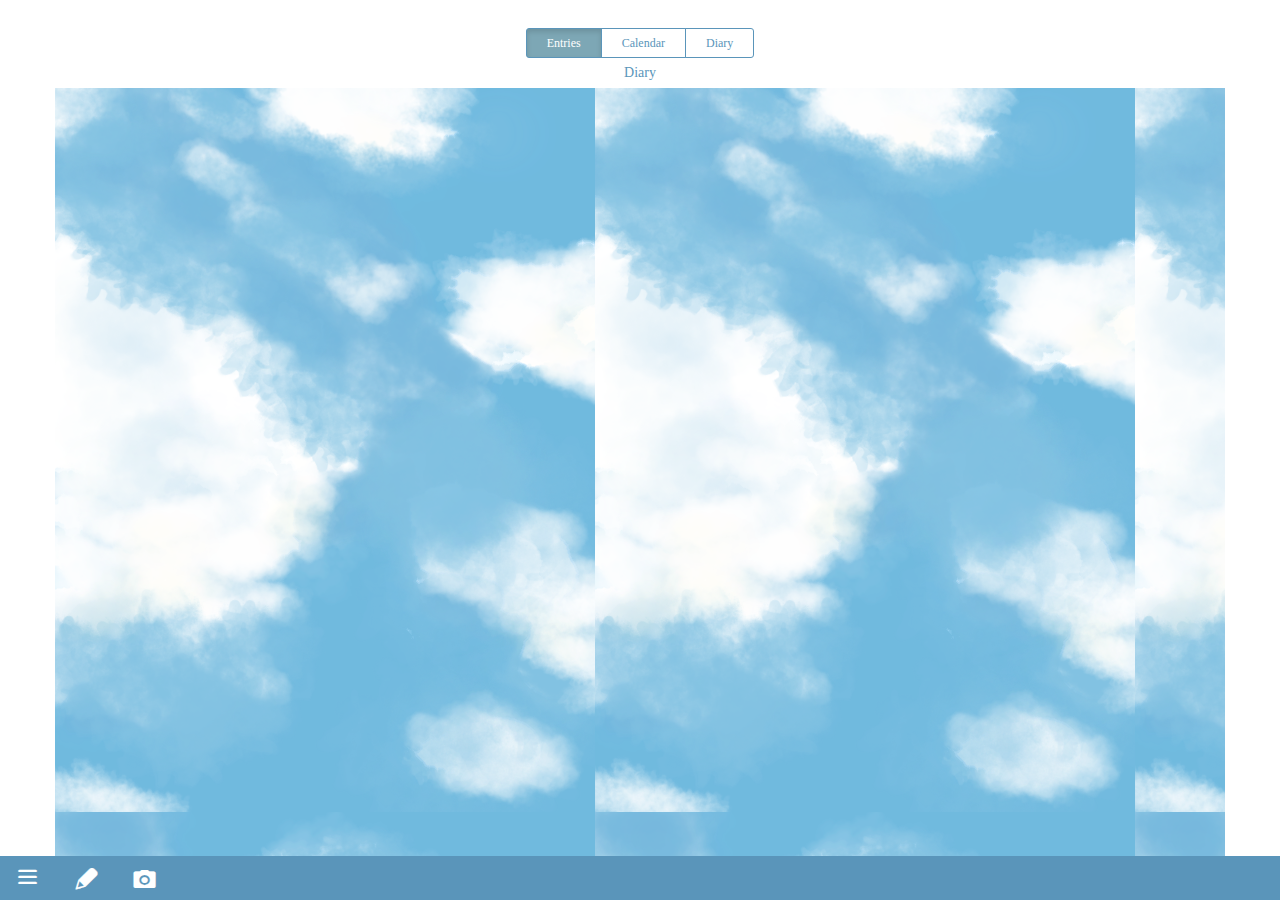
<file: entries.html>
<!DOCTYPE html>
<html lang="en">
<head>
	<meta charset="UTF-8">
	<meta name="viewport" content="width=device-width, initial-scale=1, maximum-scale=1, user-scalable=no">
	<title>MyDiary</title>
	<link rel="stylesheet" href="bootstrap/bootstrap.min.css">
	<script src="lib/jquery.min.js"></script>
	<script src="bootstrap/bootstrap.min.js"></script>
	<link rel="stylesheet" type="text/css" href="icon/iconfont.css">
	<link rel="stylesheet" type="text/css" href="css/custombs.css">
	<style>
		/*程序样式表*/
		header{
			/*padding for导航栏 22px + 分割用6px*/
			position: fixed;
			top: 0;
			z-index: 999;
			padding-top: 28px;
			width: 100vw;
			background-color: #fff;
		}
		#logo{
			color: #5A95BA;
			margin: 5px auto;
		}
		#main{
			background-image: url('img/52502973_p0.png');
			background-repeat: repeat;
			min-height: 100vh;
			padding-top:89px; 
			padding-bottom: 44px;
		}
		.item{
			height: 80px;
			background-color: #fff;
			border-radius: 6px;
			margin-bottom: 10px;
			color: #5A95BA;
			opacity: .8;
		}
		.month-item{
			line-height: 60px;
			font-size: 40px;
			color: #FFF;
			text-align: center;
			text-shadow: 0 2px 0 rgba(0,0,0,0.2);
		}
		.date-and-week{
			padding-top: 10px;
			height: 60px;
			width: 60px;
			text-align: center;
		}
		.date-and-week .date{
			font-size: 40px;
			line-height: 40px;
			margin-bottom: 0;
		}
		.content{
			padding-top: 14px;
			width: calc(100% - 130px);
		}
		.content p{
			margin-bottom: 0;
		}
		.content .title, .content .description{
			width: 100%;
			overflow:hidden; 
			text-overflow:ellipsis;
		}
		.content .create_time{
			font-size: 10px;
		}
		.content .description{
			font-size: 10px;
		}
		.state{
			padding-right: 10px;
			padding-top: 14px;
		}
		.state i{
			margin: 0 2px;
		}
		.state p{
			text-align: right;
			font-size: 20px;
		}
		footer{
			position: fixed;
			width: 100vw;
			height: 44px;
			background-color: #5A95BA;
			bottom: 0;
		}
		footer nav .iconfont{
			color: #FFF;
			line-height: 44px;
			padding: 0 15px;
			font-size: 25px;
		}
		footer nav .total{
			color: #FFF;
			line-height: 44px;
			padding: 0 15px;
			float: right;
			font-size: 20px;
		}
		.app{
			display: none;
		}
		/*css of modal*/
		.show-date{
			height: 140px;
			width: 100%;
			background-color: #5A95BA;
			color: #FFF;
			text-align: center;
		}
		.show-date .date{
			font-size: 60px;
			line-height: 60px;
		}
		.show-date .month, .show-date .time{
			font-size: 15px;
			line-height: 20px;
		}
		.modal-content{
			border-radius: 15px;
			overflow:hidden;
			background-color: transparent;
			box-shadow: none;
			height: calc(100vh - 20px);
		}
		.modal-body{
			background-color: #fff;
			height: calc(100% - 180px);
			overflow: scroll;
		}
		.reading-title{
			font-size: 1.4em;
			width: 80%;
			word-wrap: break-word;
			margin: auto;
		}
		.reading-content{
			width: 90%;
			margin: 10px auto;
			word-wrap: break-word;
		}
		.modal-footer{
			background-color: #5A95BA;
			padding: 0;
			white-space:nowrap;
		}
		.modal-footer .iconfont{
			background-color: #5A95BA;
			line-height: 40px;
			font-size: 20px;
			width: 19%;
			display: inline-block;
			color: #fff;
			text-align: center;
		}
	</style>
</head>
<body>

<div class="modal fade" id="myModal" tabindex="-1" role="dialog" aria-labelledby="myModalLabel" aria-hidden="true">
	<div class="modal-dialog">
		<div class="modal-content">
			<div class="modal-header show-date">
				<button type="button" class="close" data-dismiss="modal"><span aria-hidden="true">&times;</span><span class="sr-only">Close</span></button><br>
				<div class="month"></div>
				<div class="date"></div>
				<div class="time"></div>
			</div>
			<div class="modal-body">
				<div class="reading-title"></div>
				<div class="reading-content"></div>
			</div>
			<div class="modal-footer">
				<i class="iconfont icon-shenglve"></i>
				<i class="iconfont icon-appxiugaiicon10"></i>
				<i class="iconfont icon-camera"></i>
				<i class="iconfont icon-music"></i>
				<i class="iconfont icon-shanchu"></i>
			</div>
		</div>
	</div>
</div>

	<div class="app">
		<header>
			<div class="text-center">
				<div class="btn-group btn-group-sm">
					<button type="button" class="btn btn-default active">Entries</button>
					<button type="button" class="btn btn-default" onClick="location.replace('calendar.html')">Calendar</button>
					<button type="button" class="btn btn-default" onClick="location.replace('diary.html')">Diary</button>
				</div>
			</div>
			<p id="logo" class="center-block">Diary</p>
		</header>
		<div id="main" class="container">
			<!-- <div class="month-item">9</div>
			<div class="item">
				<div class="date-and-week pull-left">
					<p class="date">11</p>
					<p class="week">Sun</p>
				</div>
				<div class="content pull-left">
					<p class="create_time">16:21</p>
					<p class="title">バイト</p>
					<p class="description"></p>
				</div>
				<div class="state pull-right">
					<i class="iconfont icon-yintian"></i>
					<i class="iconfont icon-smile-copy"></i>
					<i class="iconfont icon-biaoqian"></i>
				</div>
			</div>
			<div class="item">
				<div class="date-and-week pull-left">
					<p class="date">9</p>
					<p class="week">Fri</p>
				</div>
				<div class="content pull-left">
					<p class="create_time">21.12</p>
					<p class="title">東京生活３</p>
					<p class="description">お台場水族館に男子二人と</p>
				</div>
				<div class="state pull-right">
					<i class="iconfont icon-qing"></i>
					<i class="iconfont icon-smile-copy"></i>
					<i class="iconfont icon-biaoqian"></i>
					<p><i class="iconfont icon-fujian"></i></p>
				</div>
			</div>
			<div class="item">
				<div class="date-and-week pull-left">
					<p class="date">8</p>
					<p class="week">Thu</p>
				</div>
				<div class="content pull-left">
					<p class="create_time">21.12</p>
					<p class="title">中間テスト開始</p>
					<p class="description"></p>
				</div>
				<div class="state pull-right">
					<i class="iconfont icon-qing"></i>
					<i class="iconfont icon-smile-copy"></i>
					<i class="iconfont icon-biaoqian"></i>
				</div>
			</div> -->

		</div>
		<footer>
			<nav>
				<i class="iconfont icon-liebiao"></i>
				<i class="iconfont icon-qianbi"></i>
				<i class="iconfont icon-androidcamera"></i>
				<span class="total"></span>
			</nav>
		</footer>
	</div>
	<script type="text/javascript" src="js/common.js"></script>
	<script type="text/javascript" src="js/indexeddb.js"></script>
	<script type="text/javascript">
		$(".app").fadeIn('slow');
		if(localStorage.theme === 'mitsuha'){
			$('head').append('<link rel="stylesheet" type="text/css" href="css/mitsuha.entries.css"><link rel="stylesheet" type="text/css" href="css/mitsuha.bs.css">');
		}
		var demoDate = [{date:11,day:'Sun',time:'16:21',title:'バイト'}];
		var folder = localStorage.getItem("folder");
		getDiaryBySearch("diary", folder, process);
		function process(rowdata){
	    	var data = rowdata.data;
	    	var monthDivision;
	    	console.log(data);
	    	$('.total').html(data.length+' Entries');
	    	for(var i = 0;i<data.length;i++){
	    		var item = '<div id="'+data[i].diary_id+'" data-toggle="modal" data-target="#myModal" class="item"><div class="date-and-week pull-left"><p class="date">'+data[i].date+'</p><p class="week">'+data[i].day+'</p></div><div class="content pull-left"><p class="create_time">'+data[i].time+'</p><p class="title">'+data[i].title+'</p><p class="description">'+data[i].description+'</p></div><div class="state pull-right"><i class="iconfont icon-qing"></i><i class="iconfont icon-smile-copy"></i><i class="iconfont icon-biaoqian"></i></div></div>';
	    		$("#main").prepend(item);
	    		monthDivision = data[i].monthNum;
	    		if(data[i+1]){
	    			if (data[i].month!==data[i+1].month) {
		    			$("#main").prepend('<div class="month-item">'+monthDivision+'</div>');
		    		}
	    		}else{
		    		$("#main").prepend('<div class="month-item">'+monthDivision+'</div>');
	    		}
	    		
	    	}
	    }
	    $('#main').on('click','.item',function(){
	    	var id = $(this).attr('id');
	    	read(id);
	    });
	    function read(id){
	    	getDataById('diary',id,loadDiary);
	    }
	    function loadDiary(ret){
			var data = ret.data;
			$('.month').html(data.month);
			$('.date').html(data.date);
			$('.time').html(data.time);
			$('.reading-title').html(data.title);
			$('.reading-content').html(data.content);
			$('.icon-shanchu').attr('id', data.diary_id);
		}
		$('.icon-shanchu').click(function() {
			minus(folder);
			deleteData('diary', $(this).attr('id'), function(){
				setTimeout("location.reload()",500);
			});
		});
	</script>
</body>
</html>
</file>
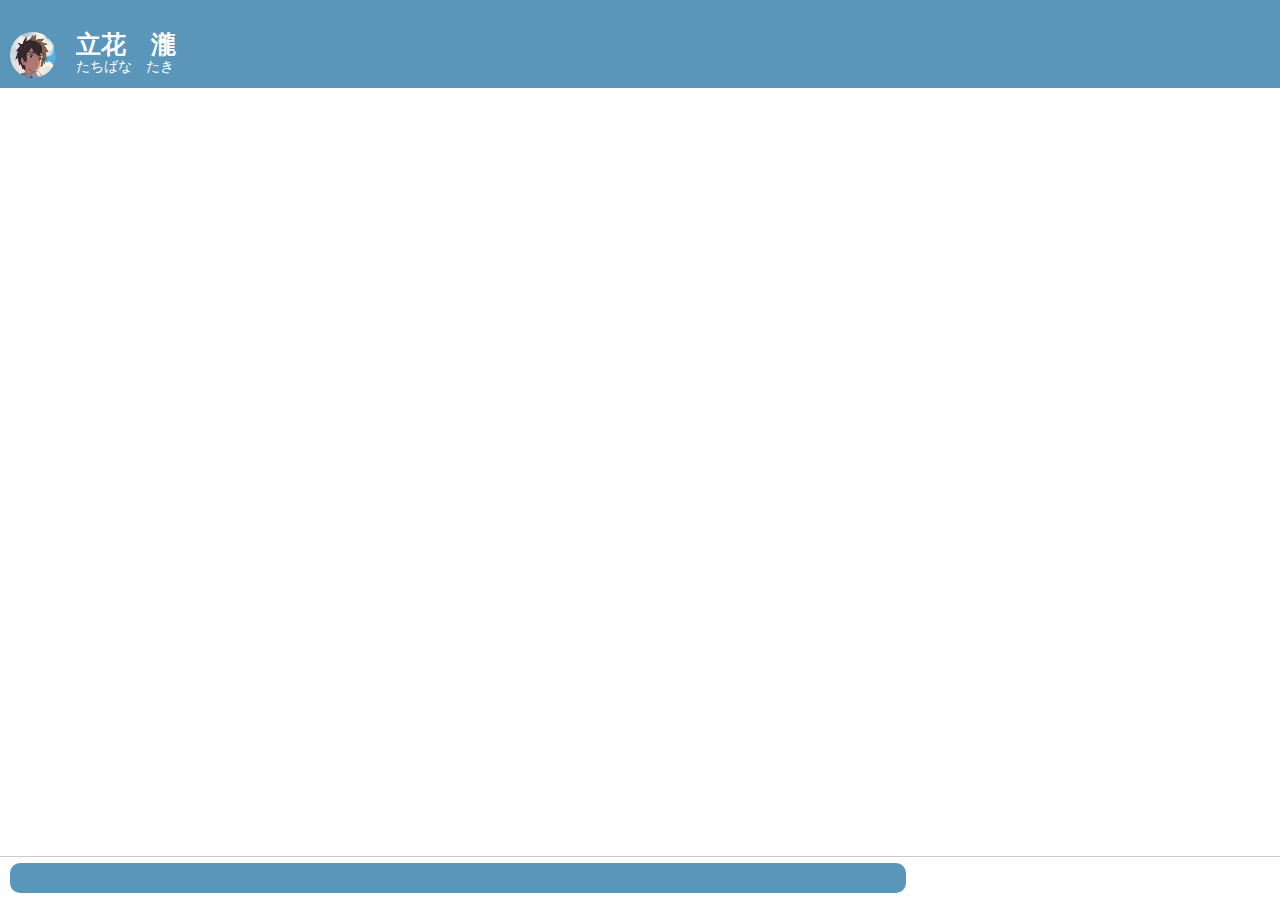
<file: home.html>
<!DOCTYPE html>
<html lang="en">
<head>
	<meta charset="UTF-8">
	<title>Home</title>
	<meta name="viewport" content="width=device-width, initial-scale=1, maximum-scale=1, user-scalable=no">
	<!-- 新 Bootstrap 核心 CSS 文件 -->
	<link rel="stylesheet" href="bootstrap/bootstrap.min.css">
	<!-- jQuery文件。务必在bootstrap.min.js 之前引入 -->
	<script src="lib/jquery.min.js"></script>
	<!-- 最新的 Bootstrap 核心 JavaScript 文件 -->
	<script src="bootstrap/bootstrap.min.js"></script>
	<link rel="stylesheet" type="text/css" href="icon/iconfont.css">
	<!-- 自定义bs -->
	<link rel="stylesheet" type="text/css" href="css/custombs.css">
	<link rel="stylesheet" type="text/css" href="css/animate.min.css">
	<style type="text/css">
		header{
			/*padding for导航栏*/
			padding-top: 22px;
			height: 88px;
			position: fixed;
			width: 100vw;
			background-color: #5A95BA;
			color: #fff;
		}
		header img{
			float: left;
			height: 100%;
			padding: 10px 10px; 
		}
		header .name{
			float: left;
			padding: 10px 10px; 
		}
		header .name span{
			display: block;
		}
		header .name .nickname{
			font-weight: bold;
			font-size: 25px;
			line-height: 25px;
		}
		#main{
			min-height: 100vh;
			box-sizing: border-box;
			padding-top:89px; 
			padding-bottom: 44px;
		}
		#main .item{
			border-bottom: 1px #ccc solid;
			padding: 10px 30px 10px 0;
			margin-left: 30px;
			line-height: 50px;
			font-size: 18px; 
			color: rgb(92,115,136);
		}
		.item > .iconfont{
			font-size: 18px;
			margin-right: 10px;
		}
		.item .total, .total > .iconfont{
			font-size: 10px;
		}
		footer{
			position: fixed;
			width: 100vw;
			height: 44px;
			background-color: #fff;
			border-top: 1px #CACACA solid;
			bottom: 0;
		}
		footer input{
			border: none;
			border-radius: 10px;
			background-color: #5A95BA;
			color: #fff;
			width: 70%;
			vertical-align:middle;
			position: relative;
			margin-left: 10px;
			margin-top: 6px;
			line-height: 28px;
			padding-left: 28px;
		}
		footer .iconfont{
			vertical-align: middle; 
			line-height: 44px;
			font-size: 25px;
			color: #5A95BA;
		}
		footer .icon-search{
			position: absolute;
			color: #fff;
			left: 10px;
		}
		footer .icon-setting{
			position: absolute;
			right: 10px;
		}

		#search-result{
			display: none;
			background-color: rgba(0,0,0,.5);
			position: absolute;
			height: calc(100vh - 44px);
			width: 100vw;
			top: 0;left: 0;
			padding-top: 20px;
			overflow: scroll;
		}
		#search-result .item{
			height: 80px;
			background-color: #fff;
			border-radius: 6px;
			margin-bottom: 10px;
			color: #5A95BA;
		}
		.date-and-week{
			padding-top: 10px;
			height: 60px;
			width: 60px;
			text-align: center;
		}
		.date-and-week .date{
			font-size: 40px;
			line-height: 40px;
			margin-bottom: 0;
		}
		.content{
			padding-top: 14px;
		}
		.content p{
			margin-bottom: 0;
		}
		.content .create_time{
			font-size: 10px;
		}
		.content .description{
			font-size: 10px;
		}
		.state{
			padding-right: 10px;
			padding-top: 14px;
		}
		.state i{
			margin: 0 2px;
		}
		.state p{
			text-align: right;
			font-size: 20px;
		}
		#setting-div{
			height: 60px;
			width: 100vw;
			background-color: #5A95BA;
			position: fixed;
			bottom: 0;
			display: none;
			color: #fff;
			line-height: 60px;
		}
		#setting-div .iconfont{
			text-align: center;
			font-size: 30px;
			width: 32%;
			display: inline-block;
		}
		#setting-mask{
			position: absolute;
			top: 0;
			left: 0;
			height: 100%;
			width: 100vw;
			background-color: rgba(0,0,0,.5);
			display: none;
		}
		/*table居中法*/
		.table {
			 display: table;
			 height:100%;
			 pointer-events:none;/* This makes sure that we can still click outside of the modal to close it */
		}
		.table-cell {
			display: table-cell;
			vertical-align: middle;
			pointer-events:none;
		}
		.modal-content{
			pointer-events: all;
		}
		input[type="radio"]{
		  display: none;
		}
		.checkbox label{
			opacity: .5;
		}
		.checkbox label.checked{
			opacity: 1;
		}
		strong{
			display: inline-block;
			margin-bottom: 5px;
		}
	</style> 
</head>
<body>
<div class="modal fade" id="myModal" tabindex="-1" role="dialog" aria-labelledby="myModalLabel" aria-hidden="true">
	<div class="table">
		<div class="table-cell">
			<div class="modal-dialog">
				<div class="modal-content">
					<div class="modal-body clearfix">
					<!-- 清除浮动 -->
						<div class="checkbox">
							<strong>folder type</strong>
							<label name="diary" class="checked" for="diary"><i class="iconfont icon-book"></i>diary<input type="radio" id="diary" checked="checked" name="sport" value="diary"></label>
							<label name="list" for="list"><i class="iconfont icon-alert"></i>list<input type="radio" id="list" name="sport" value="list"></label>
						</div>
						<div class="form-group">
							<strong>folder name</strong>
							<input type="text" name="folder_name" class="form-control">
						</div>
						<button type="submit" class="btn btn-default pull-right" id="submitNewFolder">Submit</button>
					</div>
				</div>
			</div>
		</div>
	</div>
</div>
	<div id="setting-mask"></div>
	<div class="app">
		<header>
			<img src="img/avatar.png" alt="avatar" class="img-circle">
			<div class="name">
				<span class="nickname">立花　瀧</span>
				<span class="realname">たちばな　たき</span>
			</div>
		</header>
		<div id="main"></div>
		<div id="search-result" class="container">
			
		</div>
		<footer>
			<input type="text" name="search" id="search" />
			<i class="iconfont icon-search"></i>
			<i class="iconfont icon-setting" id="setting"></i>
		</footer>
	</div>
	<div id="setting-div">
		<i class="iconfont icon-tianjia" id="new" data-toggle="modal" data-target="#myModal"></i>
		<i class="iconfont icon-zhuti" id="theme" onclick="changeTheme()"></i>
		<i class="iconfont icon-about" id="about" onClick="location='about.html'"></i>
	</div>
	<script type="text/javascript" src="js/indexeddb.js"></script>
	<script type="text/javascript">
		var data = [
			{type:"phone",count:0 ,icon:"phone",name:"緊急時以外かけちゃダメ"},
			{type:"diary",count:0 ,icon:"book",name:"Diary"},
			{type:"diary",count:0 ,icon:"book",name:"みつはのにっき"},
			{type:"list" ,count:0,icon:"alert",name:"ゼッタイ禁止"},
			{type:"list" ,count:0,icon:"alert",name:"行きたいおみせメモ"}
		];
		if(localStorage.theme === 'mitsuha'){
			$('head').append('<link rel="stylesheet" type="text/css" href="css/mitsuha.home.css"><link rel="stylesheet" type="text/css" href="css/mitsuha.bs.css">');
		}
		getDataAll("menu", process);
		function process(rowdata){
	    	var data = rowdata.data;
	    	var monthDivision;
	    	console.log(data);
	    	for(var i = 0;i<data.length;i++){
	    		console.log(data[i].type + ' ' + data[i].folder_id);
	    		var item = '<div class="item" id="'+ data[i].type+'_'+data[i].folder_id +'"><i class="iconfont icon-'+ data[i].icon +'"></i><span>'+ data[i].name +'</span><span class="total pull-right">'+ data[i].count +'<i class="iconfont icon-xiayige"></i></span></div>';
	    		$("#main").append(item);		    		
	    	}
	    }
	    $('#main').on('click','.item',function(){
	    	var type = $(this).attr('id');
	    	var folder_name = $(this).children('span').first().html();
	    	type = type.split("_");
	    	if (type[0]==='diary') {
	    		location = 'entries.html';
	    	}else if(type[0]==='list'){
	    		location = 'list.html';
	    	}else{
	    		location = 'address.html';
	    	}
	    	localStorage.setItem('folder', type[1]);
	    	localStorage.setItem('folder_name', folder_name);
	    });
	    $('#search').on('input',function(e){ 
	    	var input_content = $(this).val();
		    if(input_content){
		    	$('#search-result').fadeIn();
		    	var items = '';
				searchString($(this).val(),function(data){
					for(var i = 0;i<data.length;i++){
			    		var item = '<div id="'+data[i].id+'" data-toggle="modal" data-target="#myModal" class="item"><div class="date-and-week pull-left"><p class="date">'+data[i].date+'</p><p class="week">'+data[i].day+'</p></div><div class="content pull-left"><p class="create_time">'+data[i].time+'</p><p class="title">'+data[i].title+'</p><p class="description">'+data[i].description+'</p></div><div class="state pull-right"><i class="iconfont icon-qing"></i><i class="iconfont icon-smile-copy"></i><i class="iconfont icon-biaoqian"></i></div></div>';
			    		items+=item;
			    	}
			    	$("#search-result").html(items);
				});
		    }else{
		    	$('#search-result').fadeOut();
		    }
		});  
		$('#setting').click(function(){
			$('#setting-mask').fadeIn();
			$('#setting-div').fadeIn();
		});
		$('#setting-mask').click(function() {
			$('#setting-mask').fadeOut();
			$('#setting-div').fadeOut();
		});

		function changeTheme() {
			if (localStorage.theme === 'mitsuha') {
				localStorage.setItem('theme','taki');
			}else{
				localStorage.setItem('theme','mitsuha');
			}
			location.reload();
		}

		$(function() {
		  $('label').click(function(){
		    var radioId = $(this).attr('name');
		    $('label').removeAttr('class') && $(this).attr('class', 'checked');
		    $('input[type="radio"]').removeAttr('checked') && $('#' + radioId).attr('checked', 'checked');
		  });
		});

		$('#submitNewFolder').click(function() {
			var type = $('input[type="radio"]:checked').attr('value');
			var name = $('input[name="folder_name"]').val();
			var icon;
			if (type==='diary') {
				icon = 'book';
			}else{
				icon = 'alert';
			}
			if(name){
				var newdata = {type:type, count:0 ,icon:icon, name:name};
				console.log(newdata);
				addData('menu', newdata, function(){
					alert('添加成功');
					location.reload();
				});
			}else{
				alert('请输入文件夹名');
			}
		});
	</script>
</body>
</html>
</file>
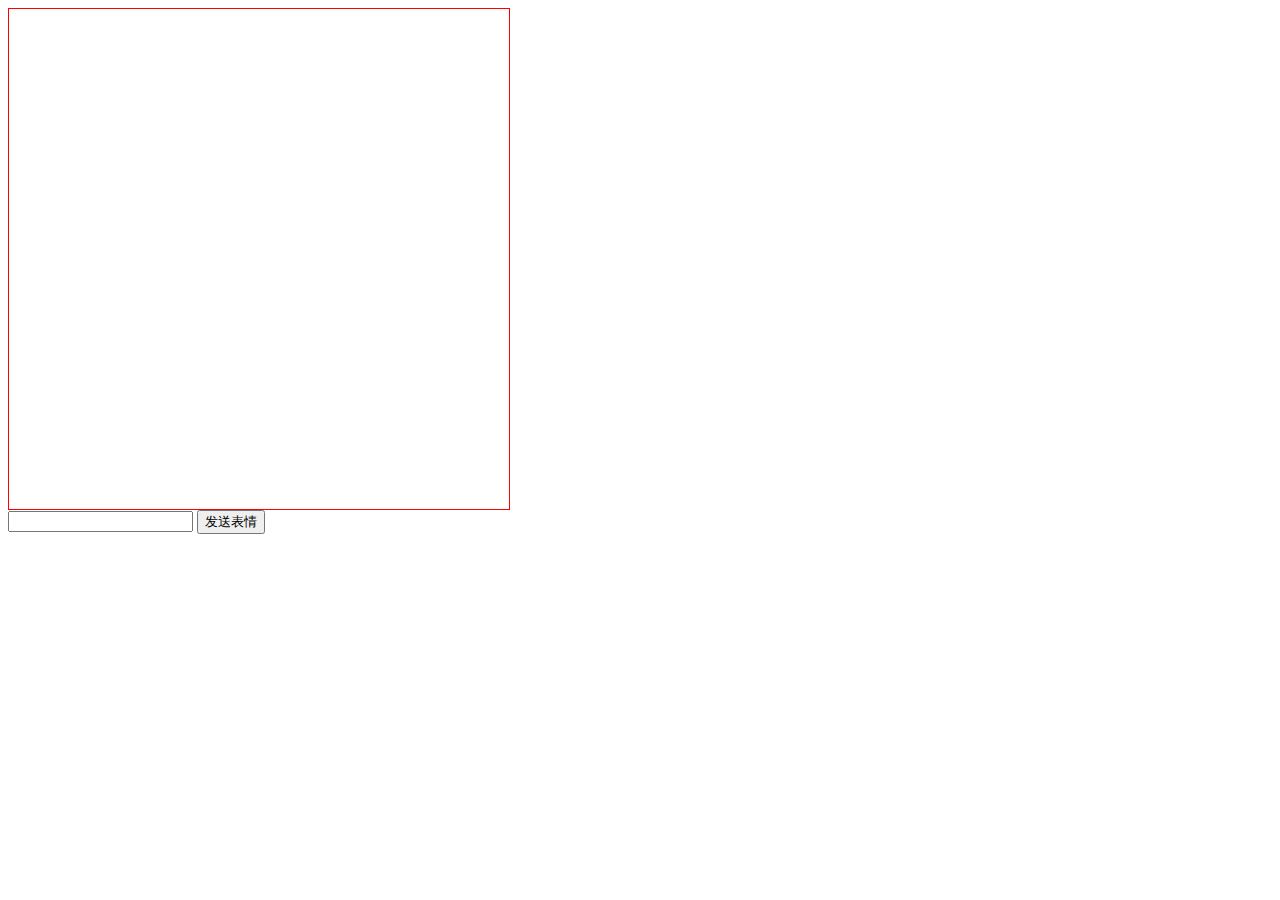
<file: test.html>
<!DOCTYPE html>
<html lang="en">
<head>
    <meta charset="UTF-8">
    <title></title>
    <style>#edit{height:500px;width:500px;border:1px solid red;}</style>
</head>
<body>
    <div id="edit" contenteditable></div>
    <input type="text" id="emojiInput">
    <button id="sendEmoji">发送表情</button>

    <script>
        var sendEmoji = document.getElementById('sendEmoji')

        // 定义最后光标对象
        var lastEditRange;

        // 编辑框点击事件
        document.getElementById('edit').onclick = function() {
            // 获取选定对象
            var selection = getSelection()
            // 设置最后光标对象
            lastEditRange = selection.getRangeAt(0)
        }

        // 编辑框按键事件
        document.getElementById('edit').onkeyup = function() {
            // 获取选定对象
            var selection = getSelection()
            // 设置最后光标对象
            lastEditRange = selection.getRangeAt(0)
        }

        // 表情点击事件
        document.getElementById('sendEmoji').onclick = function() {
            // 获取编辑框对象
            var edit = document.getElementById('edit')
            // 获取输入框对象
            var emojiInput = document.getElementById('emojiInput')
            // 编辑框设置焦点
            edit.focus()
            // 获取选定对象
            var selection = getSelection()
            console.log(selection);
            // 判断是否有最后光标对象存在
            if (lastEditRange) {
                // 存在最后光标对象，选定对象清除所有光标并添加最后光标还原之前的状态
                selection.removeAllRanges()
                selection.addRange(lastEditRange)
            }
            // 判断选定对象范围是编辑框还是文本节点
            if (selection.anchorNode.nodeName != '#text') {
                // 如果是编辑框范围。则创建表情文本节点进行插入
                var emojiText = document.createTextNode(emojiInput.value)
                
                if (edit.childNodes.length > 0) {
                    // 如果文本框的子元素大于0，则表示有其他元素，则按照位置插入表情节点
                    for (var i = 0; i < edit.childNodes.length; i++) {
                        if (i == selection.anchorOffset) {
                            console.log(i);
                            edit.insertBefore(emojiText, edit.childNodes[i])
                        }
                    }
                } else {
                    // 否则直接插入一个表情元素
                    edit.prependChild(emojiText)
                    console.log(111);
                }
                // 创建新的光标对象
                var range = document.createRange()
                // 光标对象的范围界定为新建的表情节点
                range.selectNodeContents(emojiText)
                // 光标位置定位在表情节点的最大长度
                range.setStart(emojiText, emojiText.length)
                // 使光标开始和光标结束重叠
                range.collapse(true)
                // 清除选定对象的所有光标对象
                selection.removeAllRanges()
                // 插入新的光标对象
                selection.addRange(range)
            } else {
                // 如果是文本节点则先获取光标对象
                var range = selection.getRangeAt(0)
                // 获取光标对象的范围界定对象，一般就是textNode对象
                var textNode = range.startContainer;
                // 获取光标位置
                var rangeStartOffset = range.startOffset;
                // 文本节点在光标位置处插入新的表情内容
                textNode.insertData(rangeStartOffset, emojiInput.value)
                // 光标移动到到原来的位置加上新内容的长度
                range.setStart(textNode, rangeStartOffset + emojiInput.value.length)
                // 光标开始和光标结束重叠
                range.collapse(true)
                // 清除选定对象的所有光标对象
                selection.removeAllRanges()
                // 插入新的光标对象
                selection.addRange(range)
            }
            // 无论如何都要记录最后光标对象
            lastEditRange = selection.getRangeAt(0)
        }
    </script>
</body>
</html>
</file>
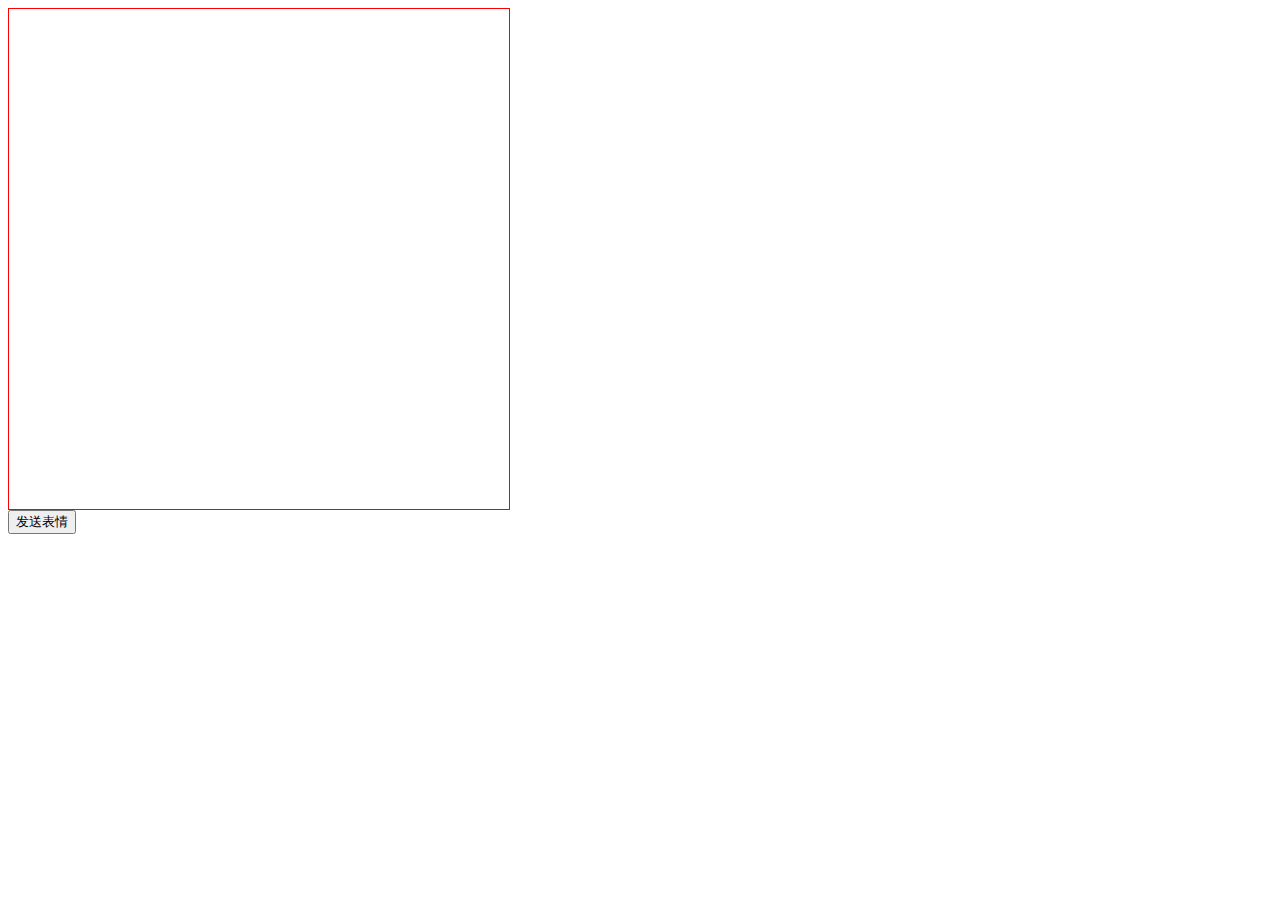
<file: testkai.html>
<!DOCTYPE html>
<html lang="en">
<head>
    <meta charset="UTF-8">
    <title></title>
    <style>#edit{height:500px;width:500px;border:1px solid red;}</style>

    <script src="lib/jquery.min.js"></script>
</head>
<body>
    <div id="edit" contenteditable></div>
    <button id="sendEmoji">发送表情</button>
    <script>
        var sendEmoji = document.getElementById('sendEmoji')
        var lastEditRange;
        var range,textNode,rangeStartOffset;
        // 编辑框点击事件
        document.getElementById('edit').onclick = function() {
            // 获取选定对象
            var selection = getSelection()
            // 设置最后光标对象
            lastEditRange = selection.getRangeAt(0)
        }

        // 编辑框按键事件
        document.getElementById('edit').onkeyup = function() {
            // 获取选定对象
            var selection = getSelection()
            // 设置最后光标对象
            lastEditRange = selection.getRangeAt(0)
        }

        // 表情点击事件
        document.getElementById('sendEmoji').onclick = function() {
            // 获取编辑框对象
            var edit = document.getElementById('edit')
            // 编辑框设置焦点
            edit.focus()
            // 获取选定对象
            var selection = getSelection()
            // 判断是否有最后光标对象存在
            if (lastEditRange) {
                // 存在最后光标对象，选定对象清除所有光标并添加最后光标还原之前的状态
                selection.removeAllRanges()
                selection.addRange(lastEditRange)
            }
            // 如果是文本节点则先获取光标对象
            range = selection.getRangeAt(0)
            // 获取光标对象的范围界定对象，一般就是textNode对象
            textNode = range.startContainer;
            // 获取光标位置
            rangeStartOffset = range.startOffset;
            // 文本节点在光标位置处插入新的表情内容
            if(rangeStartOffset){
                $tn = $(textNode);
                $tn.after('<div><br></div><div><img src="https://ss1.baidu.com/6ONXsjip0QIZ8tyhnq/it/u=3685818724,170475022&fm=58"/></div>');
            }else{
                $tn = $(textNode);
                $tn.html('<div><br></div><div><img src="https://ss1.baidu.com/6ONXsjip0QIZ8tyhnq/it/u=3685818724,170475022&fm=58"/></div>');
            }
        }
    </script>
</body>
</html>
</file>
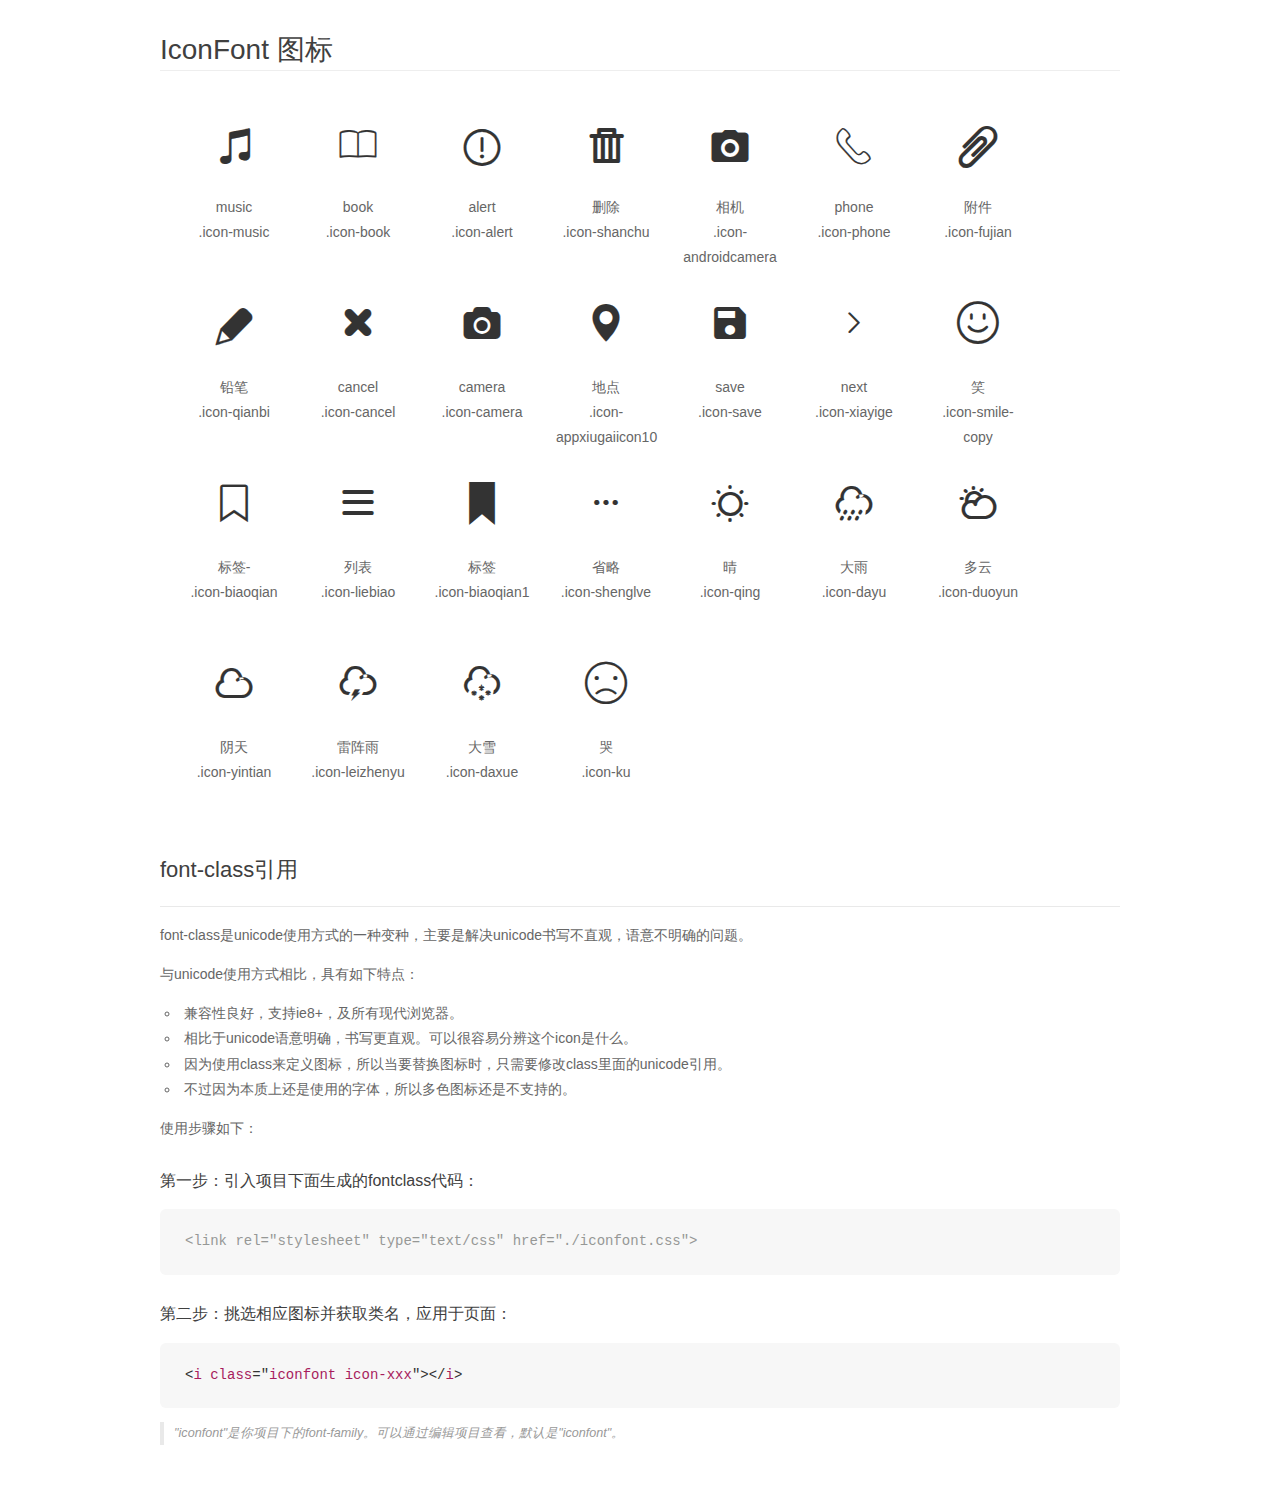
<file: icon/demo_fontclass.html>
<!DOCTYPE html>
<html>
<head>
    <meta charset="utf-8"/>
    <title>IconFont</title>
    <link rel="stylesheet" href="demo.css">
    <link rel="stylesheet" href="iconfont.css">
</head>
<body>
    <div class="main markdown">
        <h1>IconFont 图标</h1>
        <ul class="icon_lists clear">
            
                <li>
                <i class="icon iconfont icon-music"></i>
                    <div class="name">music</div>
                    <div class="fontclass">.icon-music</div>
                </li>
            
                <li>
                <i class="icon iconfont icon-book"></i>
                    <div class="name">book</div>
                    <div class="fontclass">.icon-book</div>
                </li>
            
                <li>
                <i class="icon iconfont icon-alert"></i>
                    <div class="name">alert</div>
                    <div class="fontclass">.icon-alert</div>
                </li>
            
                <li>
                <i class="icon iconfont icon-shanchu"></i>
                    <div class="name">删除</div>
                    <div class="fontclass">.icon-shanchu</div>
                </li>
            
                <li>
                <i class="icon iconfont icon-androidcamera"></i>
                    <div class="name">相机</div>
                    <div class="fontclass">.icon-androidcamera</div>
                </li>
            
                <li>
                <i class="icon iconfont icon-phone"></i>
                    <div class="name">phone</div>
                    <div class="fontclass">.icon-phone</div>
                </li>
            
                <li>
                <i class="icon iconfont icon-fujian"></i>
                    <div class="name">附件</div>
                    <div class="fontclass">.icon-fujian</div>
                </li>
            
                <li>
                <i class="icon iconfont icon-qianbi"></i>
                    <div class="name">铅笔</div>
                    <div class="fontclass">.icon-qianbi</div>
                </li>
            
                <li>
                <i class="icon iconfont icon-cancel"></i>
                    <div class="name">cancel</div>
                    <div class="fontclass">.icon-cancel</div>
                </li>
            
                <li>
                <i class="icon iconfont icon-camera"></i>
                    <div class="name">camera</div>
                    <div class="fontclass">.icon-camera</div>
                </li>
            
                <li>
                <i class="icon iconfont icon-appxiugaiicon10"></i>
                    <div class="name">地点</div>
                    <div class="fontclass">.icon-appxiugaiicon10</div>
                </li>
            
                <li>
                <i class="icon iconfont icon-save"></i>
                    <div class="name">save</div>
                    <div class="fontclass">.icon-save</div>
                </li>
            
                <li>
                <i class="icon iconfont icon-xiayige"></i>
                    <div class="name">next</div>
                    <div class="fontclass">.icon-xiayige</div>
                </li>
            
                <li>
                <i class="icon iconfont icon-smile-copy"></i>
                    <div class="name">笑</div>
                    <div class="fontclass">.icon-smile-copy</div>
                </li>
            
                <li>
                <i class="icon iconfont icon-biaoqian"></i>
                    <div class="name">标签-</div>
                    <div class="fontclass">.icon-biaoqian</div>
                </li>
            
                <li>
                <i class="icon iconfont icon-liebiao"></i>
                    <div class="name">列表</div>
                    <div class="fontclass">.icon-liebiao</div>
                </li>
            
                <li>
                <i class="icon iconfont icon-biaoqian1"></i>
                    <div class="name">标签</div>
                    <div class="fontclass">.icon-biaoqian1</div>
                </li>
            
                <li>
                <i class="icon iconfont icon-shenglve"></i>
                    <div class="name">省略</div>
                    <div class="fontclass">.icon-shenglve</div>
                </li>
            
                <li>
                <i class="icon iconfont icon-qing"></i>
                    <div class="name">晴</div>
                    <div class="fontclass">.icon-qing</div>
                </li>
            
                <li>
                <i class="icon iconfont icon-dayu"></i>
                    <div class="name">大雨</div>
                    <div class="fontclass">.icon-dayu</div>
                </li>
            
                <li>
                <i class="icon iconfont icon-duoyun"></i>
                    <div class="name">多云</div>
                    <div class="fontclass">.icon-duoyun</div>
                </li>
            
                <li>
                <i class="icon iconfont icon-yintian"></i>
                    <div class="name">阴天</div>
                    <div class="fontclass">.icon-yintian</div>
                </li>
            
                <li>
                <i class="icon iconfont icon-leizhenyu"></i>
                    <div class="name">雷阵雨</div>
                    <div class="fontclass">.icon-leizhenyu</div>
                </li>
            
                <li>
                <i class="icon iconfont icon-daxue"></i>
                    <div class="name">大雪</div>
                    <div class="fontclass">.icon-daxue</div>
                </li>
            
                <li>
                <i class="icon iconfont icon-ku"></i>
                    <div class="name">哭</div>
                    <div class="fontclass">.icon-ku</div>
                </li>
            
        </ul>

        <h2 id="font-class-">font-class引用</h2>
        <hr>

        <p>font-class是unicode使用方式的一种变种，主要是解决unicode书写不直观，语意不明确的问题。</p>
        <p>与unicode使用方式相比，具有如下特点：</p>
        <ul>
        <li>兼容性良好，支持ie8+，及所有现代浏览器。</li>
        <li>相比于unicode语意明确，书写更直观。可以很容易分辨这个icon是什么。</li>
        <li>因为使用class来定义图标，所以当要替换图标时，只需要修改class里面的unicode引用。</li>
        <li>不过因为本质上还是使用的字体，所以多色图标还是不支持的。</li>
        </ul>
        <p>使用步骤如下：</p>
        <h3 id="-fontclass-">第一步：引入项目下面生成的fontclass代码：</h3>


        <pre><code class="lang-js hljs javascript"><span class="hljs-comment">&lt;link rel="stylesheet" type="text/css" href="./iconfont.css"&gt;</span></code></pre>
        <h3 id="-">第二步：挑选相应图标并获取类名，应用于页面：</h3>
        <pre><code class="lang-css hljs">&lt;<span class="hljs-selector-tag">i</span> <span class="hljs-selector-tag">class</span>="<span class="hljs-selector-tag">iconfont</span> <span class="hljs-selector-tag">icon-xxx</span>"&gt;&lt;/<span class="hljs-selector-tag">i</span>&gt;</code></pre>
        <blockquote>
        <p>"iconfont"是你项目下的font-family。可以通过编辑项目查看，默认是"iconfont"。</p>
        </blockquote>
    </div>
</body>
</html>
</file>
<file: icon/iconfont.css>
@font-face {font-family: "iconfont";
  src: url('iconfont.eot?t=1481176035204'); /* IE9*/
  src: url('iconfont.eot?t=1481176035204#iefix') format('embedded-opentype'), /* IE6-IE8 */
  url('iconfont.woff?t=1481176035204') format('woff'), /* chrome, firefox */
  url('iconfont.ttf?t=1481176035204') format('truetype'), /* chrome, firefox, opera, Safari, Android, iOS 4.2+*/
  url('iconfont.svg?t=1481176035204#iconfont') format('svg'); /* iOS 4.1- */
}

.iconfont {
  font-family:"iconfont" !important;
  font-size:16px;
  font-style:normal;
  -webkit-font-smoothing: antialiased;
  -webkit-text-stroke-width: 0.2px;
  -moz-osx-font-smoothing: grayscale;
}

.icon-music:before { content: "\e601"; }

.icon-book:before { content: "\e605"; }

.icon-alert:before { content: "\e67d"; }

.icon-shanchu:before { content: "\e7c5"; }

.icon-androidcamera:before { content: "\e6d9"; }

.icon-phone:before { content: "\e625"; }

.icon-fujian:before { content: "\e60d"; }

.icon-qianbi:before { content: "\e65f"; }

.icon-cancel:before { content: "\e623"; }

.icon-camera:before { content: "\e705"; }

.icon-appxiugaiicon10:before { content: "\e6f0"; }

.icon-save:before { content: "\ecea"; }

.icon-xiayige:before { content: "\e694"; }

.icon-smile-copy:before { content: "\e61b"; }

.icon-biaoqian:before { content: "\e6f8"; }

.icon-liebiao:before { content: "\e610"; }

.icon-biaoqian1:before { content: "\e600"; }

.icon-shenglve:before { content: "\e60e"; }

.icon-qing:before { content: "\e607"; }

.icon-dayu:before { content: "\e608"; }

.icon-duoyun:before { content: "\e609"; }

.icon-yintian:before { content: "\e60a"; }

.icon-leizhenyu:before { content: "\e60b"; }

.icon-daxue:before { content: "\e60c"; }

.icon-ku:before { content: "\e644"; }
</file>
<file: css/mitsuha.home.css>
header, footer input{
	background-color: #E88D83 !important;
}
footer .iconfont, #search-result .item{
	color: #E88D83 !important;
}
footer .icon-search{
	color: #fff !important;
}
#setting-div{
	background-color: #E88D83 !important;
}
</file>
<file: css/mitsuha.address.css>
header{
	color: #E88D83 !important;
}
#search, #main{
	background-color: #E88D83 !important;
}
</file>
<file: css/mitsuha.calendar.css>
.app{
	background-color: #E88D83 !important;
}
#main .show-date{
	color: #E88D83 !important;
}
</file>
<file: css/mitsuha.diary.css>
#main .show-date, footer{
	background-color: #E88D83 !important;
}
#main .input-div .diary-title{
	border-color: #E88D83 !important;
}
</file>
<file: css/mitsuha.entries.css>
.item{
	color: #E88D83 !important;
}
#main{
	background-image: url('../img/mitsuha.png') !important;
}
footer,.show-date, .modal-footer, .modal-footer .iconfont{
	background-color: #E88D83 !important;
}
</file>
<file: css/custombs.css>
/*修改bootstrap*/
*{
	font-family: "微软雅黑";
}
.btn-sm, .btn-group-sm>.btn{
	padding: 5px 20px;
}
.center-block{
	text-align: center;
}
.btn-default:hover, .btn-default:focus, .btn-default.focus, .btn-default:active, .btn-default.active, .open>.dropdown-toggle.btn-default{
	background-color: #7DA7B5 !important;
	border-color: #5A95BA !important;
	color: #FFF !important;
}
.btn-default{
	background-color: #fff;
	border-color: #5A95BA; 
	color: #5A95BA;
}
/*modal右上角的叉*/
.close{
	color: #FFF;
	opacity: 1;
}
.modal-content{
	border: none;
}
.form-control:focus{
	box-shadow: none !important;
}

/*pop-up框样式*/
html,body{
	height: 100%;
	width: 100%;
}
.pop-up{
	position: fixed;
	top: 0;
	left: 0;
	height: 100%;
	width: 100%;
	background-color: rgba(0,0,0,.5);
	display: none;
	padding: 20px;
	z-index: 999999999;
}
.pop-up-box{
	position: relative;
	top: 10%;
	display: none;
	width: 100%;
	padding: 20px;
	background-color: #fff;
	border-radius: 6px;
}
.content{
	text-align: center;
}
.footer{
	text-align: center;
}
</file>
<file: css/mitsuha.bs.css>
/*修改bootstrap*/
header{
	border-color :#E88D83 !important;
}
#logo{
	color: #E88D83 !important;
}
*{
	font-family: "微软雅黑";
}
.btn-sm, .btn-group-sm>.btn{
	padding: 5px 20px;
}
.center-block{
	text-align: center;
}
.btn-default:hover, .btn-default:focus, .btn-default.focus, .btn-default:active, .btn-default.active, .open>.dropdown-toggle.btn-default{
	background-color: #DF5431 !important;
	border-color: #E88D83 !important; 
	color: #FFF !important;
}
.btn-default{
	background-color: #fff;
	border-color: #E88D83; 
	color: #E88D83;
}
/*modal右上角的叉*/
.close{
	color: #FFF;
	opacity: 1;
}
.modal-content{
	border: none;
}
.form-control:focus{
	border-color: #E88D83 !important;
}
</file>
<file: icon/demo.css>
*{margin: 0;padding: 0;list-style: none;}
/*
KISSY CSS Reset
理念：1. reset 的目的不是清除浏览器的默认样式，这仅是部分工作。清除和重置是紧密不可分的。
2. reset 的目的不是让默认样式在所有浏览器下一致，而是减少默认样式有可能带来的问题。
3. reset 期望提供一套普适通用的基础样式。但没有银弹，推荐根据具体需求，裁剪和修改后再使用。
特色：1. 适应中文；2. 基于最新主流浏览器。
维护：玉伯<lifesinger@gmail.com>, 正淳<ragecarrier@gmail.com>
 */

/** 清除内外边距 **/
body, h1, h2, h3, h4, h5, h6, hr, p, blockquote, /* structural elements 结构元素 */
dl, dt, dd, ul, ol, li, /* list elements 列表元素 */
pre, /* text formatting elements 文本格式元素 */
form, fieldset, legend, button, input, textarea, /* form elements 表单元素 */
th, td /* table elements 表格元素 */ {
  margin: 0;
  padding: 0;
}

/** 设置默认字体 **/
body,
button, input, select, textarea /* for ie */ {
  font: 12px/1.5 tahoma, arial, \5b8b\4f53, sans-serif;
}
h1, h2, h3, h4, h5, h6 { font-size: 100%; }
address, cite, dfn, em, var { font-style: normal; } /* 将斜体扶正 */
code, kbd, pre, samp { font-family: courier new, courier, monospace; } /* 统一等宽字体 */
small { font-size: 12px; } /* 小于 12px 的中文很难阅读，让 small 正常化 */

/** 重置列表元素 **/
ul, ol { list-style: none; }

/** 重置文本格式元素 **/
a { text-decoration: none; }
a:hover { text-decoration: underline; }


/** 重置表单元素 **/
legend { color: #000; } /* for ie6 */
fieldset, img { border: 0; } /* img 搭车：让链接里的 img 无边框 */
button, input, select, textarea { font-size: 100%; } /* 使得表单元素在 ie 下能继承字体大小 */
/* 注：optgroup 无法扶正 */

/** 重置表格元素 **/
table { border-collapse: collapse; border-spacing: 0; }

/* 清除浮动 */
.ks-clear:after, .clear:after {
  content: '\20';
  display: block;
  height: 0;
  clear: both;
}
.ks-clear, .clear {
  *zoom: 1;
}

.main {
  padding: 30px 100px;
width: 960px;
margin: 0 auto;
}
.main h1{font-size:36px; color:#333; text-align:left;margin-bottom:30px; border-bottom: 1px solid #eee;}

.helps{margin-top:40px;}
.helps pre{
  padding:20px;
  margin:10px 0;
  border:solid 1px #e7e1cd;
  background-color: #fffdef;
  overflow: auto;
}

.icon_lists{
  width: 100% !important;

}

.icon_lists li{
  float:left;
  width: 100px;
  height:180px;
  text-align: center;
  list-style: none !important;
}
.icon_lists .icon{
  font-size: 42px;
  line-height: 100px;
  margin: 10px 0;
  color:#333;
  -webkit-transition: font-size 0.25s ease-out 0s;
  -moz-transition: font-size 0.25s ease-out 0s;
  transition: font-size 0.25s ease-out 0s;

}
.icon_lists .icon:hover{
  font-size: 100px;
}



.markdown {
  color: #666;
  font-size: 14px;
  line-height: 1.8;
}

.highlight {
  line-height: 1.5;
}

.markdown img {
  vertical-align: middle;
  max-width: 100%;
}

.markdown h1 {
  color: #404040;
  font-weight: 500;
  line-height: 40px;
  margin-bottom: 24px;
}

.markdown h2,
.markdown h3,
.markdown h4,
.markdown h5,
.markdown h6 {
  color: #404040;
  margin: 1.6em 0 0.6em 0;
  font-weight: 500;
  clear: both;
}

.markdown h1 {
  font-size: 28px;
}

.markdown h2 {
  font-size: 22px;
}

.markdown h3 {
  font-size: 16px;
}

.markdown h4 {
  font-size: 14px;
}

.markdown h5 {
  font-size: 12px;
}

.markdown h6 {
  font-size: 12px;
}

.markdown hr {
  height: 1px;
  border: 0;
  background: #e9e9e9;
  margin: 16px 0;
  clear: both;
}

.markdown p,
.markdown pre {
  margin: 1em 0;
}

.markdown > p,
.markdown > blockquote,
.markdown > .highlight,
.markdown > ol,
.markdown > ul {
  width: 80%;
}

.markdown ul > li {
  list-style: circle;
}

.markdown > ul li,
.markdown blockquote ul > li {
  margin-left: 20px;
  padding-left: 4px;
}

.markdown > ul li p,
.markdown > ol li p {
  margin: 0.6em 0;
}

.markdown ol > li {
  list-style: decimal;
}

.markdown > ol li,
.markdown blockquote ol > li {
  margin-left: 20px;
  padding-left: 4px;
}

.markdown code {
  margin: 0 3px;
  padding: 0 5px;
  background: #eee;
  border-radius: 3px;
}

.markdown pre {
  border-radius: 6px;
  background: #f7f7f7;
  padding: 20px;
}

.markdown pre code {
  border: none;
  background: #f7f7f7;
  margin: 0;
}

.markdown strong,
.markdown b {
  font-weight: 600;
}

.markdown > table {
  border-collapse: collapse;
  border-spacing: 0px;
  empty-cells: show;
  border: 1px solid #e9e9e9;
  width: 95%;
  margin-bottom: 24px;
}

.markdown > table th {
  white-space: nowrap;
  color: #333;
  font-weight: 600;

}

.markdown > table th,
.markdown > table td {
  border: 1px solid #e9e9e9;
  padding: 8px 16px;
  text-align: left;
}

.markdown > table th {
  background: #F7F7F7;
}

.markdown blockquote {
  font-size: 90%;
  color: #999;
  border-left: 4px solid #e9e9e9;
  padding-left: 0.8em;
  margin: 1em 0;
  font-style: italic;
}

.markdown blockquote p {
  margin: 0;
}

.markdown .anchor {
  opacity: 0;
  transition: opacity 0.3s ease;
  margin-left: 8px;
}

.markdown .waiting {
  color: #ccc;
}

.markdown h1:hover .anchor,
.markdown h2:hover .anchor,
.markdown h3:hover .anchor,
.markdown h4:hover .anchor,
.markdown h5:hover .anchor,
.markdown h6:hover .anchor {
  opacity: 1;
  display: inline-block;
}

.markdown > br,
.markdown > p > br {
  clear: both;
}


.hljs {
  display: block;
  background: white;
  padding: 0.5em;
  color: #333333;
  overflow-x: auto;
}

.hljs-comment,
.hljs-meta {
  color: #969896;
}

.hljs-string,
.hljs-variable,
.hljs-template-variable,
.hljs-strong,
.hljs-emphasis,
.hljs-quote {
  color: #df5000;
}

.hljs-keyword,
.hljs-selector-tag,
.hljs-type {
  color: #a71d5d;
}

.hljs-literal,
.hljs-symbol,
.hljs-bullet,
.hljs-attribute {
  color: #0086b3;
}

.hljs-section,
.hljs-name {
  color: #63a35c;
}

.hljs-tag {
  color: #333333;
}

.hljs-title,
.hljs-attr,
.hljs-selector-id,
.hljs-selector-class,
.hljs-selector-attr,
.hljs-selector-pseudo {
  color: #795da3;
}

.hljs-addition {
  color: #55a532;
  background-color: #eaffea;
}

.hljs-deletion {
  color: #bd2c00;
  background-color: #ffecec;
}

.hljs-link {
  text-decoration: underline;
}

pre{
  background: #fff;
}
</file>
